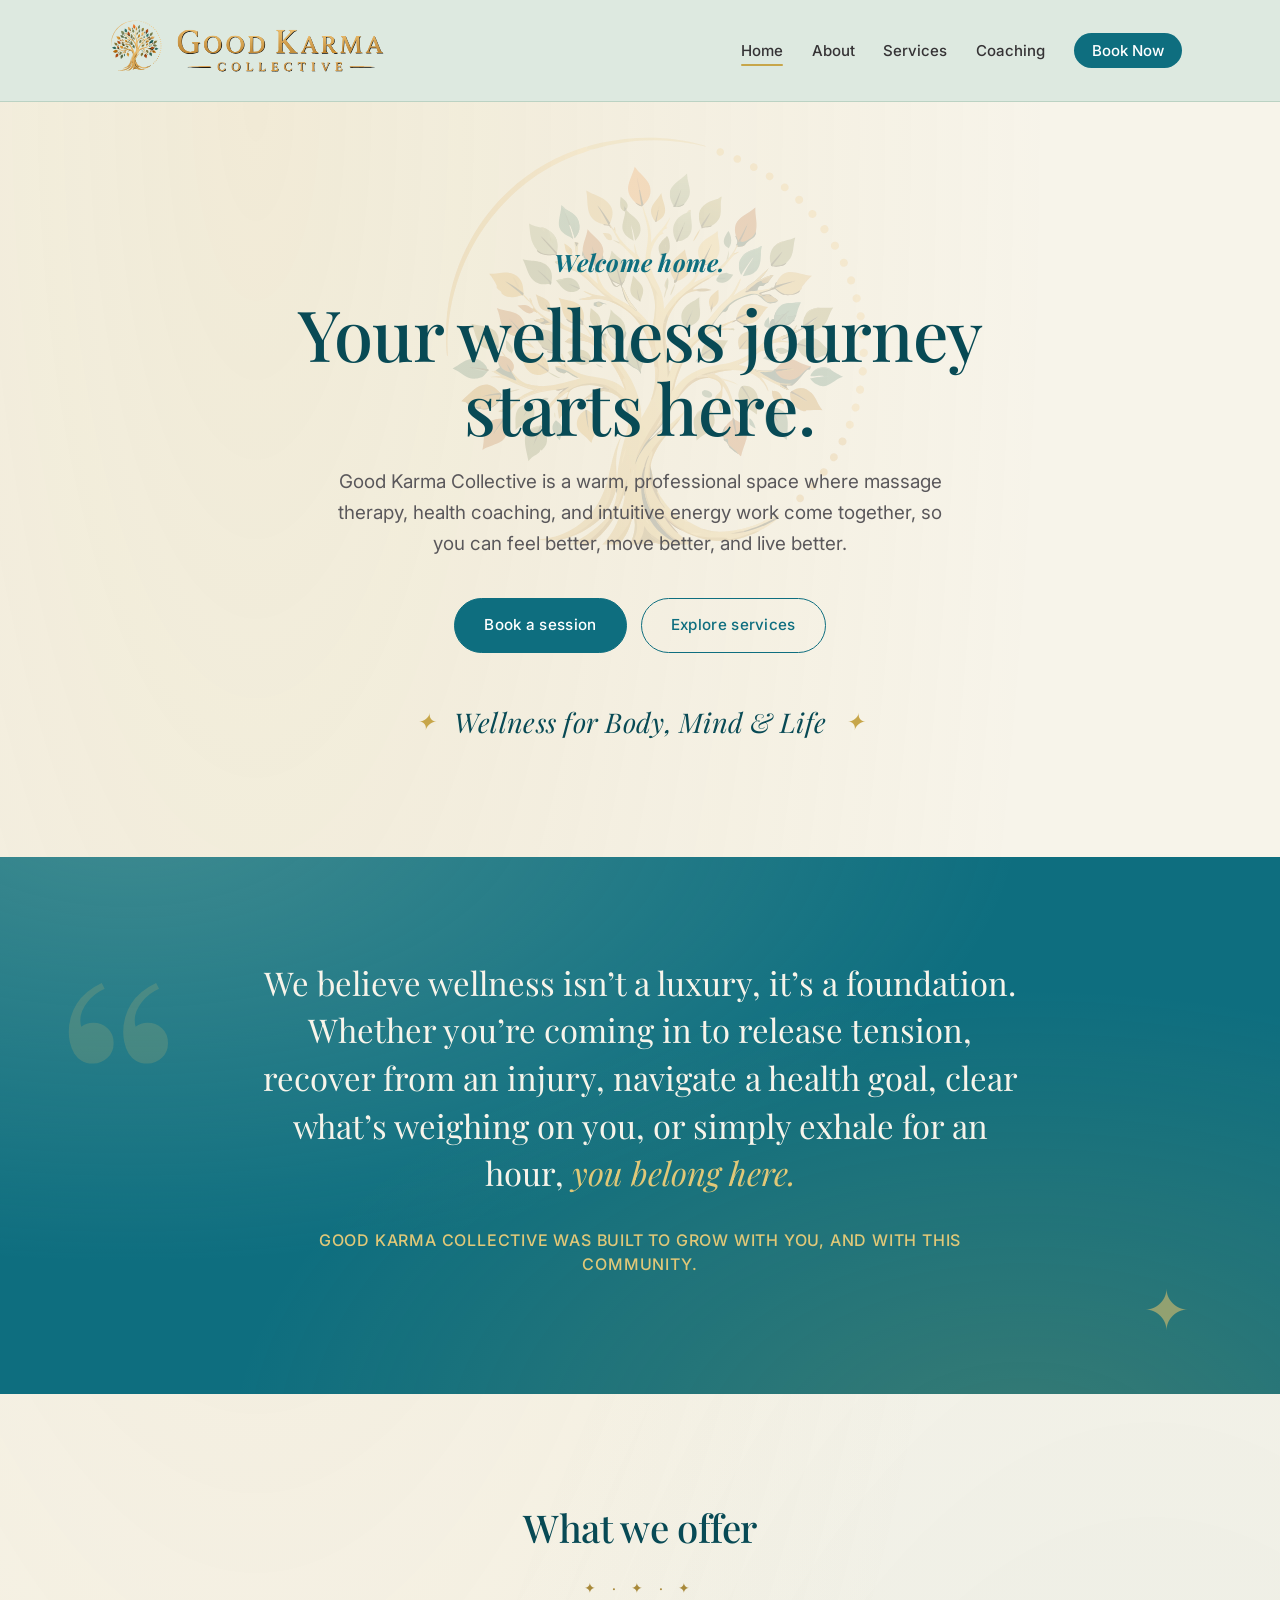
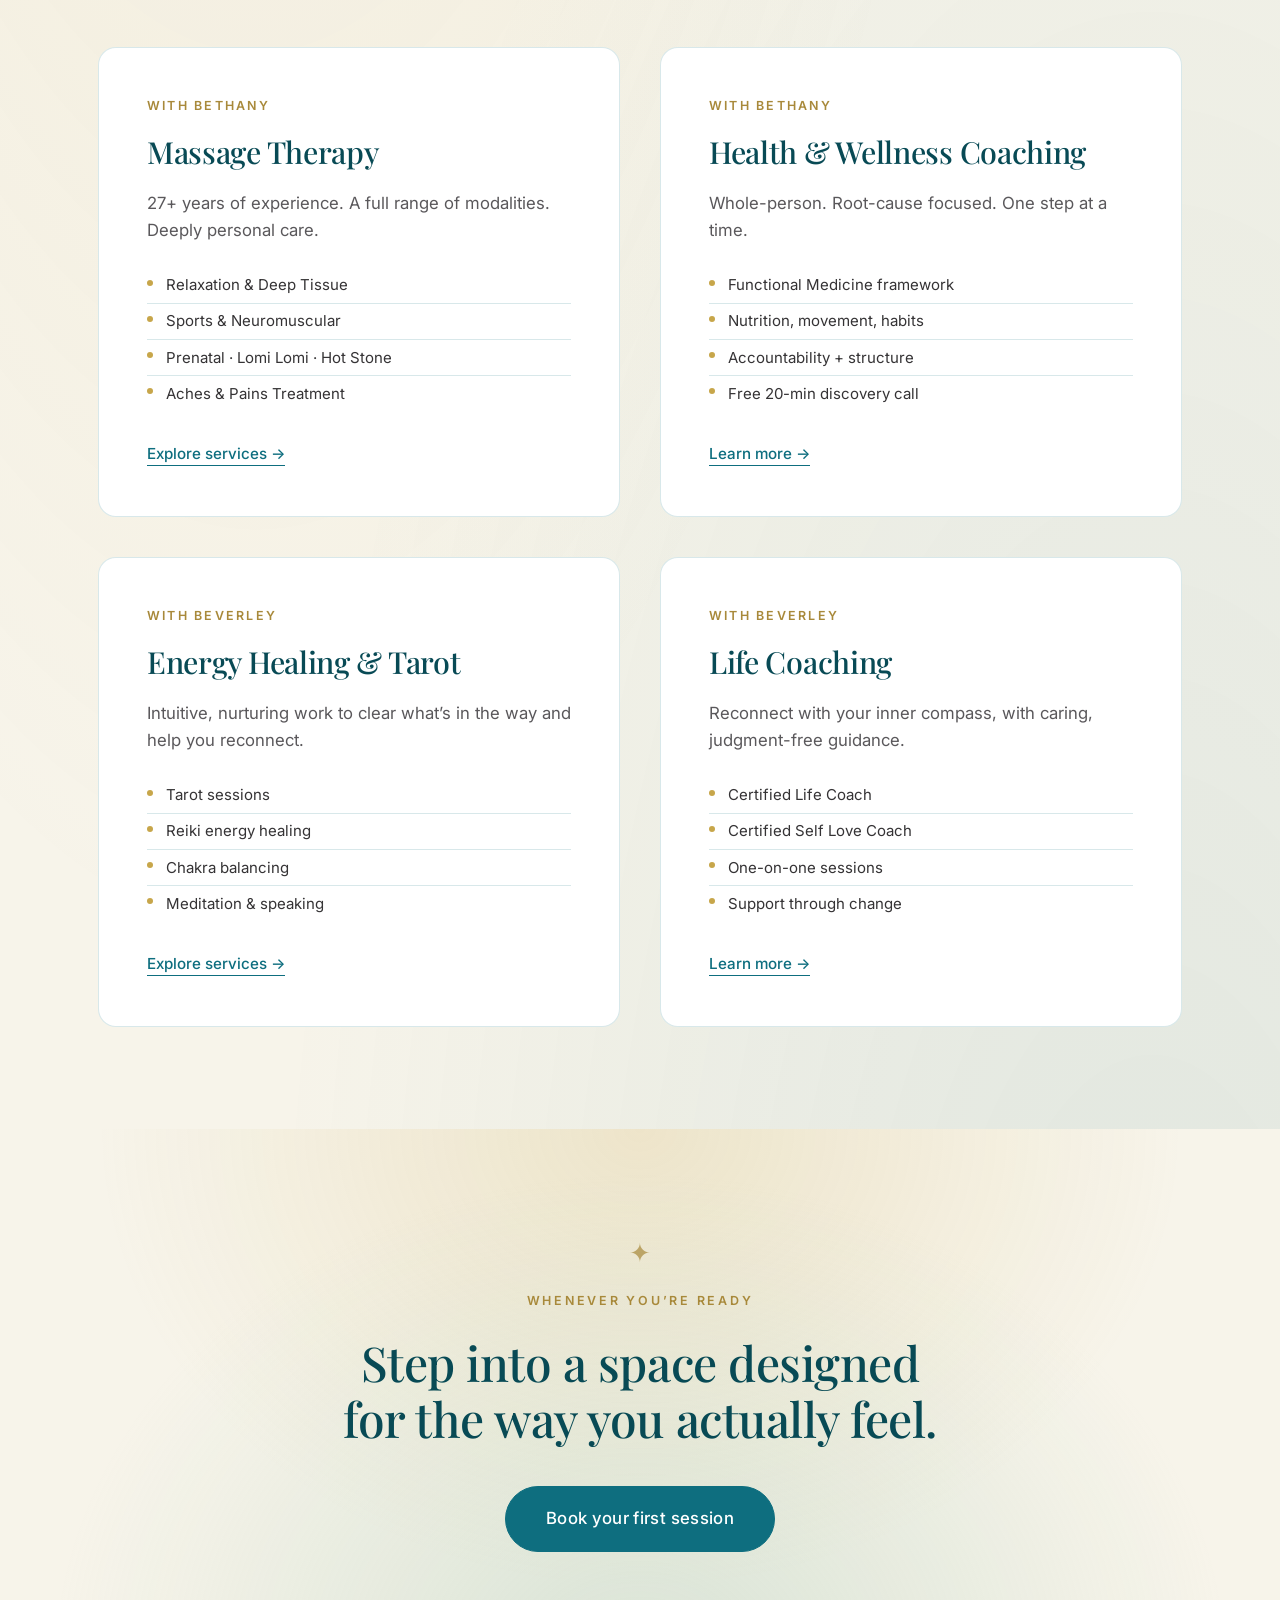
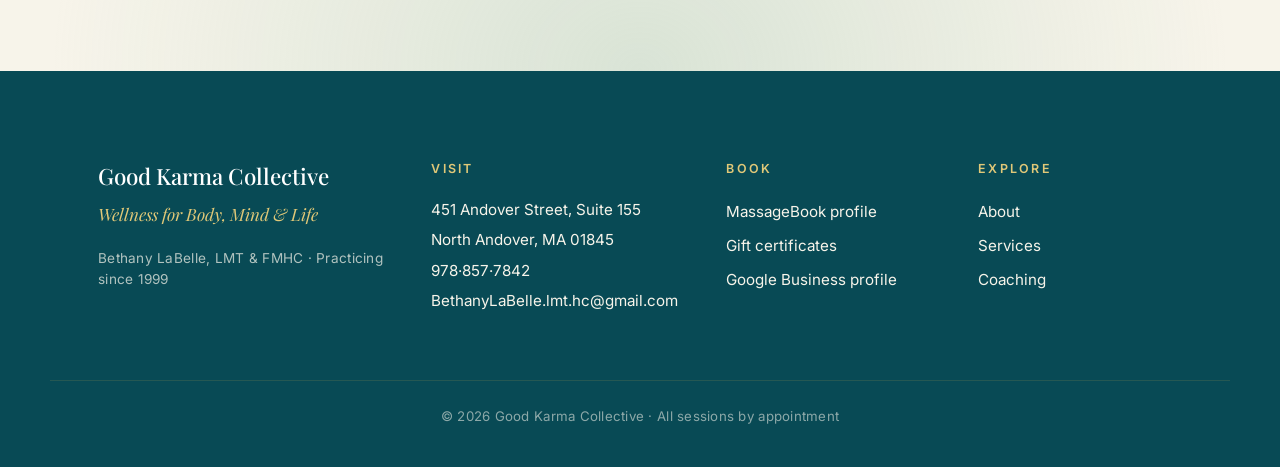
<file: index.html>
<!DOCTYPE html>
<html lang="en">
<head>
  <meta charset="UTF-8">
  <meta name="viewport" content="width=device-width, initial-scale=1.0">
  <title>Good Karma Collective - Wellness for Body, Mind &amp; Life</title>
  <meta name="description" content="A warm, professional wellness space in one place: massage therapy and health coaching with Bethany LaBelle, LMT & FMHC, plus tarot, energy healing, and life coaching with Beverley Raymond.">

  <link rel="preconnect" href="https://fonts.googleapis.com">
  <link rel="preconnect" href="https://fonts.gstatic.com" crossorigin>
  <link href="https://fonts.googleapis.com/css2?family=Playfair+Display:ital,wght@0,400;0,500;0,600;0,700;1,400&family=Inter:wght@300;400;500;600&display=swap" rel="stylesheet">

  <link rel="stylesheet" href="styles.css">

  <!-- Variant-only styles: ghosted tree backdrop. Doesn't modify shared styles.css. -->
  <style>
    /* Fixed tree behind content. Strictly centered, no viewport-unit drift. */
    .tree-backdrop {
      position: fixed;
      top: 0;
      left: 0;
      width: 100%;
      height: 100%;
      z-index: 0;
      pointer-events: none;
      overflow: hidden;
    }
    .tree-backdrop img {
      position: absolute;
      top: 50%;
      left: 50%;
      width: min(720px, 82vw);
      height: auto;
      opacity: 0.18;
      /* Hide the wordmark portion (bottom ~38% of the large logo viewBox) so only the tree shows */
      clip-path: inset(0 0 38% 0);
      /* Centered, no vh-based translate - stays put regardless of viewport changes */
      transform: translate(-50%, -50%);
    }

    /* Stack the page content above the backdrop without nuking the existing styles.css rules. */
    .site-header, main, .site-footer {
      position: relative;
      z-index: 2;
    }

    /* Hero gets a transparent bg so the tree shows through it - body cream + fixed tree underneath. */
    .hero {
      background: transparent !important;
    }
    /* Hero radial accents preserved as a ::before so we don't lose the warm glow. */
    .hero::before {
      content: "";
      position: absolute;
      inset: 0;
      pointer-events: none;
      z-index: -1;
      background:
        radial-gradient(ellipse at 20% 0%, rgba(199, 166, 74, 0.12), transparent 55%), radial-gradient(ellipse at 90% 100%, rgba(14, 110, 127, 0.10), transparent 55%);
    }

    /* Closing CTA: keep its warm sage+gold wash but explicitly cover the tree once the user scrolls past it. */
    .closing-cta { position: relative; }
  </style>
</head>
<body>

  <div class="tree-backdrop" aria-hidden="true">
    <img src="assets/logo-large.svg" alt="">
  </div>

  <header class="site-header">
    <div class="container header-inner">
      <a href="index.html" class="brand" aria-label="Good Karma Collective - home">
        <img class="brand-logo" src="assets/logo-small.svg" alt="Good Karma Collective" width="220" height="48">
      </a>
      <nav class="site-nav" aria-label="Primary">
        <ul>
          <li><a href="index.html" aria-current="page">Home</a></li>
          <li><a href="about.html">About</a></li>
          <li><a href="services.html">Services</a></li>
          <li><a href="coaching.html">Coaching</a></li>
          <li><a href="book.html" class="nav-cta">Book&nbsp;Now</a></li>
        </ul>
      </nav>
    </div>
  </header>

  <main>

    <section class="hero">
      <div class="container hero-inner">
        <p class="hero-eyebrow"><em>Welcome home.</em></p>
        <h1 class="hero-headline">Your wellness journey<br>starts here.</h1>
        <p class="hero-lede">
          Good Karma Collective is a warm, professional space where massage therapy, health coaching, and intuitive energy work come together, so you can feel
          better, move better, and live better.
        </p>
        <p class="hero-cta-row">
          <a href="book.html" class="btn btn-primary">Book a session</a>
          <a href="services.html" class="btn btn-secondary">Explore services</a>
        </p>
        <p class="hero-tagline">Wellness for Body, Mind &amp; Life</p>
      </div>
    </section>

    <section class="vision">
      <div class="container">
        <blockquote class="vision-statement">
          <p>
            We believe wellness isn&rsquo;t a luxury, it&rsquo;s a foundation.
            Whether you&rsquo;re coming in to release tension, recover from an injury, navigate a health goal, clear what&rsquo;s weighing on you, or simply exhale for
            an hour, <em>you belong here.</em>
          </p>
          <p class="vision-footer">
            Good Karma Collective was built to grow with you, and with this community.
          </p>
        </blockquote>
      </div>
    </section>

    <section class="services" id="services">
      <div class="container">
        <h2 class="section-title">What we offer</h2>
        <div class="service-grid">

          <article class="service-card">
            <p class="service-card-eyebrow">With Bethany</p>
            <h3 class="service-card-title">Massage Therapy</h3>
            <p class="service-card-lede">
              27+ years of experience. A full range of modalities.
              Deeply personal care.
            </p>
            <ul class="service-card-detail">
              <li>Relaxation &amp; Deep Tissue</li>
              <li>Sports &amp; Neuromuscular</li>
              <li>Prenatal · Lomi Lomi · Hot Stone</li>
              <li>Aches &amp; Pains Treatment</li>
            </ul>
            <a href="services.html#bethany" class="service-card-link">
              Explore services <span aria-hidden="true">&rarr;</span>
            </a>
          </article>

          <article class="service-card">
            <p class="service-card-eyebrow">With Bethany</p>
            <h3 class="service-card-title">Health &amp; Wellness Coaching</h3>
            <p class="service-card-lede">
              Whole-person. Root-cause focused. One step at a time.
            </p>
            <ul class="service-card-detail">
              <li>Functional Medicine framework</li>
              <li>Nutrition, movement, habits</li>
              <li>Accountability + structure</li>
              <li>Free 20-min discovery call</li>
            </ul>
            <a href="coaching.html#bethany" class="service-card-link">
              Learn more <span aria-hidden="true">&rarr;</span>
            </a>
          </article>

          <article class="service-card">
            <p class="service-card-eyebrow">With Beverley</p>
            <h3 class="service-card-title">Energy Healing &amp; Tarot</h3>
            <p class="service-card-lede">
              Intuitive, nurturing work to clear what&rsquo;s in the way
              and help you reconnect.
            </p>
            <ul class="service-card-detail">
              <li>Tarot sessions</li>
              <li>Reiki energy healing</li>
              <li>Chakra balancing</li>
              <li>Meditation &amp; speaking</li>
            </ul>
            <a href="services.html#beverley" class="service-card-link">
              Explore services <span aria-hidden="true">&rarr;</span>
            </a>
          </article>

          <article class="service-card">
            <p class="service-card-eyebrow">With Beverley</p>
            <h3 class="service-card-title">Life Coaching</h3>
            <p class="service-card-lede">
              Reconnect with your inner compass, with caring, judgment-free guidance.
            </p>
            <ul class="service-card-detail">
              <li>Certified Life Coach</li>
              <li>Certified Self Love Coach</li>
              <li>One-on-one sessions</li>
              <li>Support through change</li>
            </ul>
            <a href="coaching.html#beverley" class="service-card-link">
              Learn more <span aria-hidden="true">&rarr;</span>
            </a>
          </article>

        </div>
      </div>
    </section>

    <section class="closing-cta">
      <div class="container closing-inner">
        <p class="closing-eyebrow">Whenever you&rsquo;re ready</p>
        <h2 class="closing-headline">
          Step into a space designed<br>for the way you actually feel.
        </h2>
        <p>
          <a href="book.html" class="btn btn-primary btn-large">Book your first session</a>
        </p>
      </div>
    </section>

  </main>

  <footer class="site-footer">
    <div class="container footer-grid">
      <div class="footer-brand">
        <p class="footer-brand-name">Good Karma Collective</p>
        <p class="footer-tagline">Wellness for Body, Mind &amp; Life</p>
        <p class="footer-credential">Bethany LaBelle, LMT &amp; FMHC &middot; Practicing since 1999</p>
      </div>

      <div class="footer-col">
        <h4>Visit</h4>
        <p class="footer-contact">
          <a href="https://www.google.com/maps/search/?api=1&amp;query=451+Andover+Street+Suite+155+North+Andover+MA+01845" target="_blank" rel="noopener">451 Andover Street, Suite 155<br>North Andover, MA 01845</a><br>
          <a href="tel:+19788577842">978&middot;857&middot;7842</a><br>
          <a href="mailto:BethanyLaBelle.lmt.hc@gmail.com">BethanyLaBelle.lmt.hc@gmail.com</a>
        </p>
      </div>

      <div class="footer-col">
        <h4>Book</h4>
        <ul class="footer-list">
          <li><a href="https://www.massagebook.com/biz/good-karma-collective">MassageBook profile</a></li>
          <li><a href="https://www.massagebook.com/therapists/good-karma-collective/gift-certificates?src=external">Gift certificates</a></li>
          <li><a href="https://share.google/3BNZRZ391JrKIH8xJ">Google Business profile</a></li>
        </ul>
      </div>

      <div class="footer-col">
        <h4>Explore</h4>
        <ul class="footer-list">
          <li><a href="about.html">About</a></li>
          <li><a href="services.html">Services</a></li>
          <li><a href="coaching.html">Coaching</a></li>
        </ul>
      </div>
    </div>

    <div class="container footer-fineprint">
      <p>&copy; 2026 Good Karma Collective &middot; All sessions by appointment</p>
    </div>
  </footer>

</body>
</html>
</file>
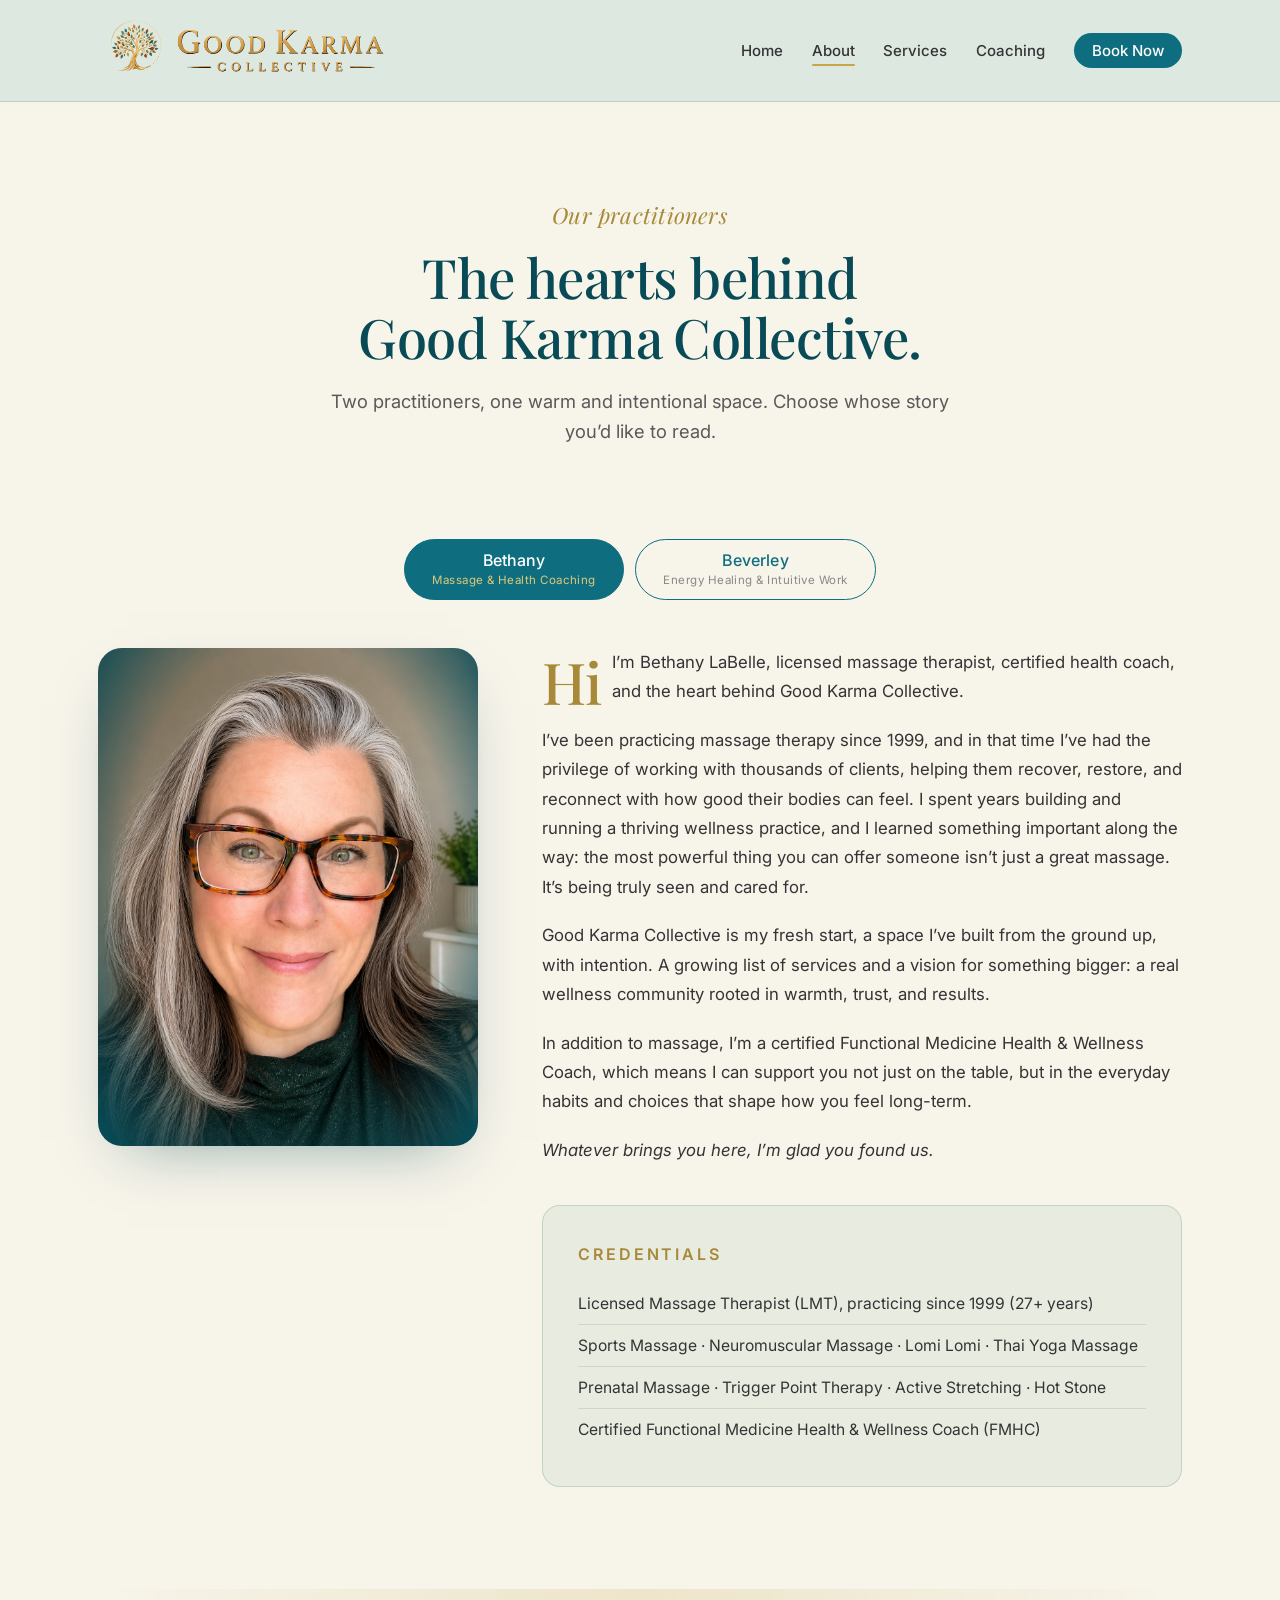
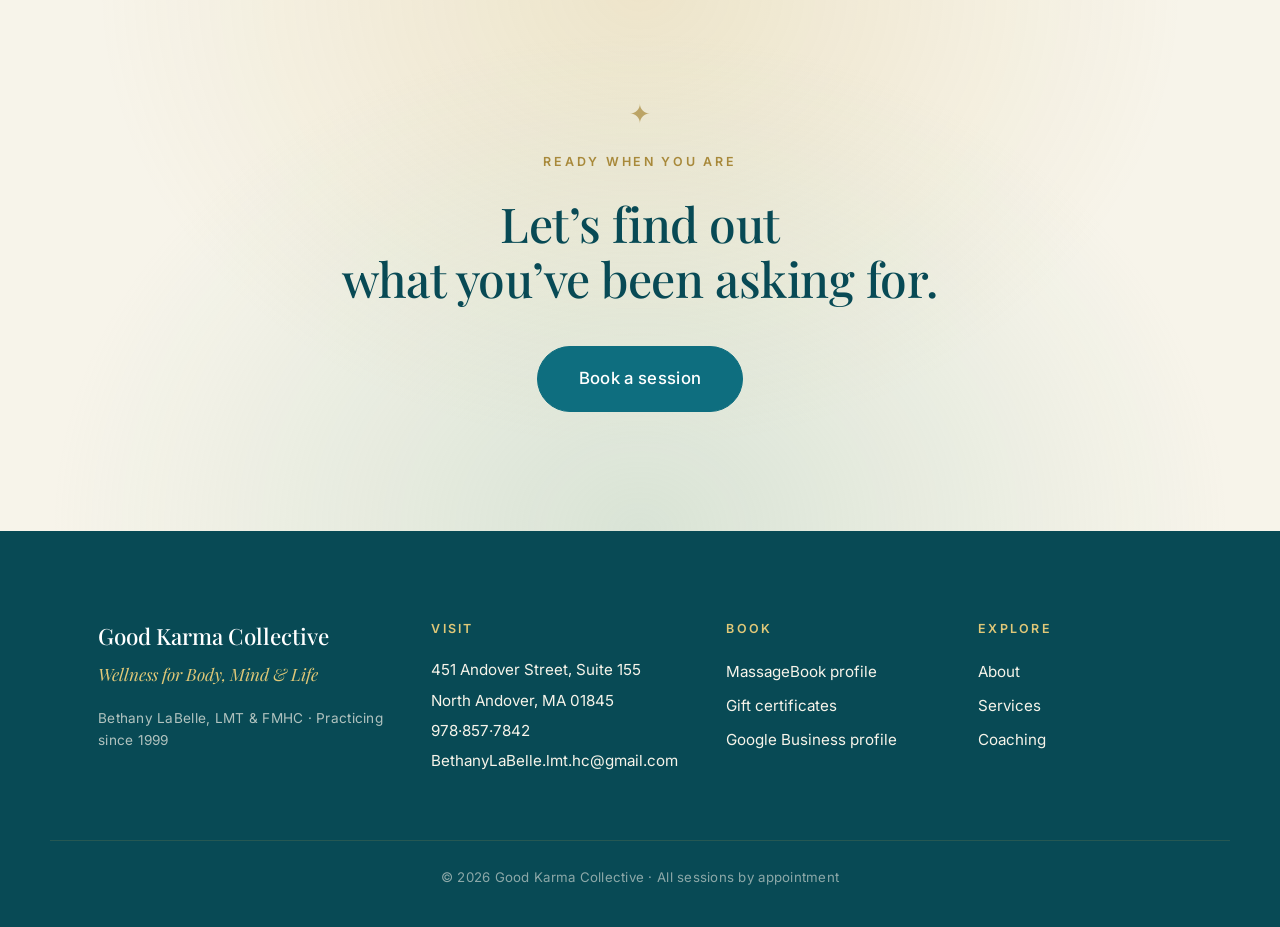
<file: about.html>
<!DOCTYPE html>
<html lang="en">
<head>
  <meta charset="UTF-8">
  <meta name="viewport" content="width=device-width, initial-scale=1.0">
  <title>About - Good Karma Collective</title>
  <meta name="description" content="Meet the practitioners of Good Karma Collective - Bethany LaBelle, LMT & FMHC (massage & health coaching), and Beverley Raymond of Hummingbird Energy Healing (tarot, Reiki, life coaching).">

  <link rel="preconnect" href="https://fonts.googleapis.com">
  <link rel="preconnect" href="https://fonts.gstatic.com" crossorigin>
  <link href="https://fonts.googleapis.com/css2?family=Playfair+Display:ital,wght@0,400;0,500;0,600;0,700;1,400&family=Inter:wght@300;400;500;600&display=swap" rel="stylesheet">

  <link rel="stylesheet" href="styles.css">
</head>
<body>

  <header class="site-header">
    <div class="container header-inner">
      <a href="index.html" class="brand" aria-label="Good Karma Collective - home">
        <img class="brand-logo" src="assets/logo-small.svg" alt="Good Karma Collective" width="220" height="48">
      </a>
      <nav class="site-nav" aria-label="Primary">
        <ul>
          <li><a href="index.html">Home</a></li>
          <li><a href="about.html" aria-current="page">About</a></li>
          <li><a href="services.html">Services</a></li>
          <li><a href="coaching.html">Coaching</a></li>
          <li><a href="book.html" class="nav-cta">Book&nbsp;Now</a></li>
        </ul>
      </nav>
    </div>
  </header>

  <main>

    <section class="page-hero">
      <div class="container">
        <p class="page-hero-eyebrow">Our practitioners</p>
        <h1 class="page-hero-title">The hearts behind<br>Good Karma Collective.</h1>
        <p class="page-hero-lede">
          Two practitioners, one warm and intentional space. Choose whose story
          you&rsquo;d like to read.
        </p>
      </div>
    </section>

    <section class="container">

      <div class="provider-toggle" role="tablist" aria-label="Choose a practitioner">
        <button class="provider-btn is-active" data-provider="bethany" role="tab" aria-selected="true" type="button">
          Bethany<span class="provider-btn-role">Massage &amp; Health Coaching</span>
        </button>
        <button class="provider-btn" data-provider="beverley" role="tab" aria-selected="false" type="button">
          Beverley<span class="provider-btn-role">Energy Healing &amp; Intuitive Work</span>
        </button>
      </div>

      <!-- ===== Bethany ===== -->
      <div class="provider-panel is-active" data-provider="bethany" role="tabpanel">
        <div class="about-grid">

          <div class="portrait-wrap">
            <img src="outputs/design/IMG_1051.PNG" alt="Bethany LaBelle, Licensed Massage Therapist">
          </div>

          <div class="about-bio">
            <p>
              <span class="greeting">Hi</span> I&rsquo;m Bethany LaBelle, licensed massage therapist, certified
              health coach, and the heart behind Good Karma Collective.
            </p>
            <p>
              I&rsquo;ve been practicing massage therapy since 1999, and in that time I&rsquo;ve
              had the privilege of working with thousands of clients, helping them
              recover, restore, and reconnect with how good their bodies can feel. I spent
              years building and running a thriving wellness practice, and I learned something
              important along the way: the most powerful thing you can offer someone isn&rsquo;t
              just a great massage. It&rsquo;s being truly seen and cared for.
            </p>
            <p>
              Good Karma Collective is my fresh start, a space I&rsquo;ve built from the
              ground up, with intention. A growing list of services and a vision for something
              bigger: a real wellness community rooted in warmth, trust, and results.
            </p>
            <p>
              In addition to massage, I&rsquo;m a certified Functional Medicine Health &amp;
              Wellness Coach, which means I can support you not just on the table, but
              in the everyday habits and choices that shape how you feel long-term.
            </p>
            <p>
              <em>Whatever brings you here, I&rsquo;m glad you found us.</em>
            </p>

            <div class="credentials">
              <h3>Credentials</h3>
              <ul>
                <li>Licensed Massage Therapist (LMT), practicing since 1999 (27+ years)</li>
                <li>Sports Massage &middot; Neuromuscular Massage &middot; Lomi Lomi &middot; Thai Yoga Massage</li>
                <li>Prenatal Massage &middot; Trigger Point Therapy &middot; Active Stretching &middot; Hot Stone</li>
                <li>Certified Functional Medicine Health &amp; Wellness Coach (FMHC)</li>
              </ul>
            </div>
          </div>

        </div>
      </div>

      <!-- ===== Beverley ===== -->
      <div class="provider-panel" data-provider="beverley" role="tabpanel" hidden>
        <div class="about-grid">

          <div class="portrait-wrap">
            <img src="assets/beverley-raymond.jpg" alt="Beverley Raymond of Hummingbird Energy Healing">
          </div>

          <div class="about-bio">
            <p>
              <span class="greeting">Hi</span> I&rsquo;m Beverley Raymond, intuitive tarot reader, Reiki Master, and certified life coach, and the founder of Hummingbird Energy Healing.
            </p>
            <p>
              People tend to call me &ldquo;the Jane of all trades.&rdquo; I&rsquo;ve gathered a wide
              range of certifications over the years, everything from group fitness to
              crime and criminology, but they all trace back to one thing: I love helping
              people reconnect with themselves.
            </p>
            <p>
              I&rsquo;ve been working with Tarot since 2011 and reading publicly since 2019, and
              along the way I became a Reiki Master/Teacher and a Certified Life and Self Love
              Coach. My work is about shifting your focus, building self-awareness, and helping
              you rewrite the story that&rsquo;s been holding you back, so you can step back
              into alignment and into your own power.
            </p>
            <p>
              Whether we&rsquo;re sitting with the cards, clearing energetic blocks, or simply
              talking something through, my hope is that you leave feeling seen, supported, and
              a little more like yourself.
            </p>
            <p>
              When I&rsquo;m not with clients, I&rsquo;m teaching meditation, sharing teachings on podcasts, volunteering around the Northeast, or home with my son and my
              two pugs.
            </p>
            <p>
              <em>Whatever brought you here, I&rsquo;d be honored to walk alongside you.</em>
            </p>

            <div class="credentials">
              <h3>Credentials</h3>
              <ul>
                <li>Reiki Master / Teacher, attuned 2020</li>
                <li>Certified Life Coach &middot; Certified Self Love Coach</li>
                <li>Tarot reader since 2011, public readings since 2019</li>
                <li>Meditation teacher &middot; speaker &middot; 21 podcast features</li>
              </ul>
            </div>

            <p class="provider-cross-link">
              Ready to work with Beverley?
              <a href="book.html#beverley">Book a session &rarr;</a>
            </p>
          </div>

        </div>
      </div>

    </section>

    <section class="closing-cta">
      <div class="container closing-inner">
        <p class="closing-eyebrow">Ready when you are</p>
        <h2 class="closing-headline">
          Let&rsquo;s find out<br>what you&rsquo;ve been asking for.
        </h2>
        <p>
          <a href="book.html" class="btn btn-primary btn-large">Book a session</a>
        </p>
      </div>
    </section>

  </main>

  <footer class="site-footer">
    <div class="container footer-grid">
      <div class="footer-brand">
        <p class="footer-brand-name">Good Karma Collective</p>
        <p class="footer-tagline">Wellness for Body, Mind &amp; Life</p>
        <p class="footer-credential">Bethany LaBelle, LMT &amp; FMHC &middot; Practicing since 1999</p>
      </div>

      <div class="footer-col">
        <h4>Visit</h4>
        <p class="footer-contact">
          <a href="https://www.google.com/maps/search/?api=1&amp;query=451+Andover+Street+Suite+155+North+Andover+MA+01845" target="_blank" rel="noopener">451 Andover Street, Suite 155<br>North Andover, MA 01845</a><br>
          <a href="tel:+19788577842">978&middot;857&middot;7842</a><br>
          <a href="mailto:BethanyLaBelle.lmt.hc@gmail.com">BethanyLaBelle.lmt.hc@gmail.com</a>
        </p>
      </div>

      <div class="footer-col">
        <h4>Book</h4>
        <ul class="footer-list">
          <li><a href="https://www.massagebook.com/biz/good-karma-collective">MassageBook profile</a></li>
          <li><a href="https://www.massagebook.com/therapists/good-karma-collective/gift-certificates?src=external">Gift certificates</a></li>
          <li><a href="https://share.google/3BNZRZ391JrKIH8xJ">Google Business profile</a></li>
        </ul>
      </div>

      <div class="footer-col">
        <h4>Explore</h4>
        <ul class="footer-list">
          <li><a href="about.html">About</a></li>
          <li><a href="services.html">Services</a></li>
          <li><a href="coaching.html">Coaching</a></li>
        </ul>
      </div>
    </div>

    <div class="container footer-fineprint">
      <p>&copy; 2026 Good Karma Collective &middot; All sessions by appointment</p>
    </div>
  </footer>

  <script>
  (function () {
    function activate(name) {
      document.querySelectorAll('.provider-btn').forEach(function (b) {
        var on = b.getAttribute('data-provider') === name;
        b.classList.toggle('is-active', on);
        b.setAttribute('aria-selected', on ? 'true' : 'false');
      });
      document.querySelectorAll('.provider-panel').forEach(function (p) {
        var on = p.getAttribute('data-provider') === name;
        p.classList.toggle('is-active', on);
        if (on) { p.removeAttribute('hidden'); } else { p.setAttribute('hidden', ''); }
      });
    }
    document.querySelectorAll('.provider-toggle').forEach(function (g) {
      g.addEventListener('click', function (e) {
        var btn = e.target.closest('.provider-btn');
        if (btn) { activate(btn.getAttribute('data-provider')); }
      });
    });
    var h = (location.hash || '').replace('#', '').toLowerCase();
    if (h === 'bethany' || h === 'beverley') { activate(h); }
  })();
  </script>

</body>
</html>
</file>
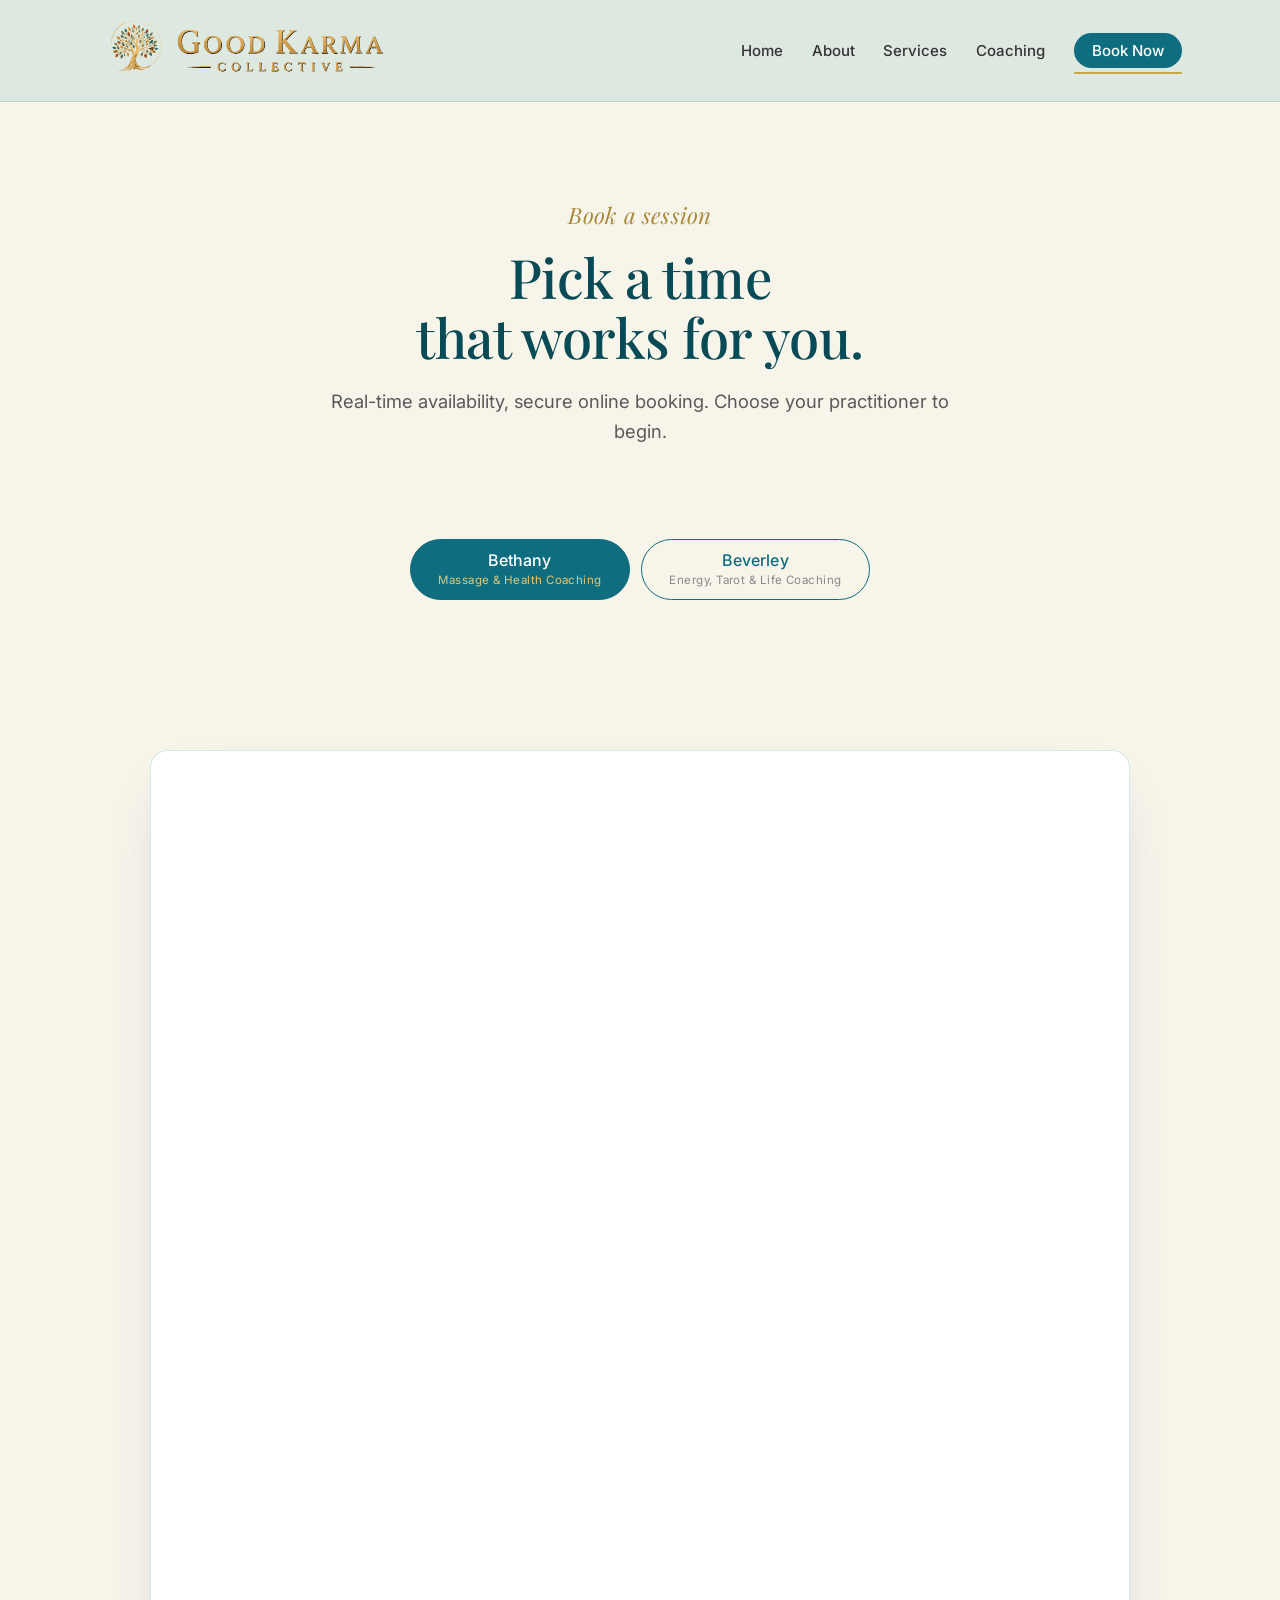
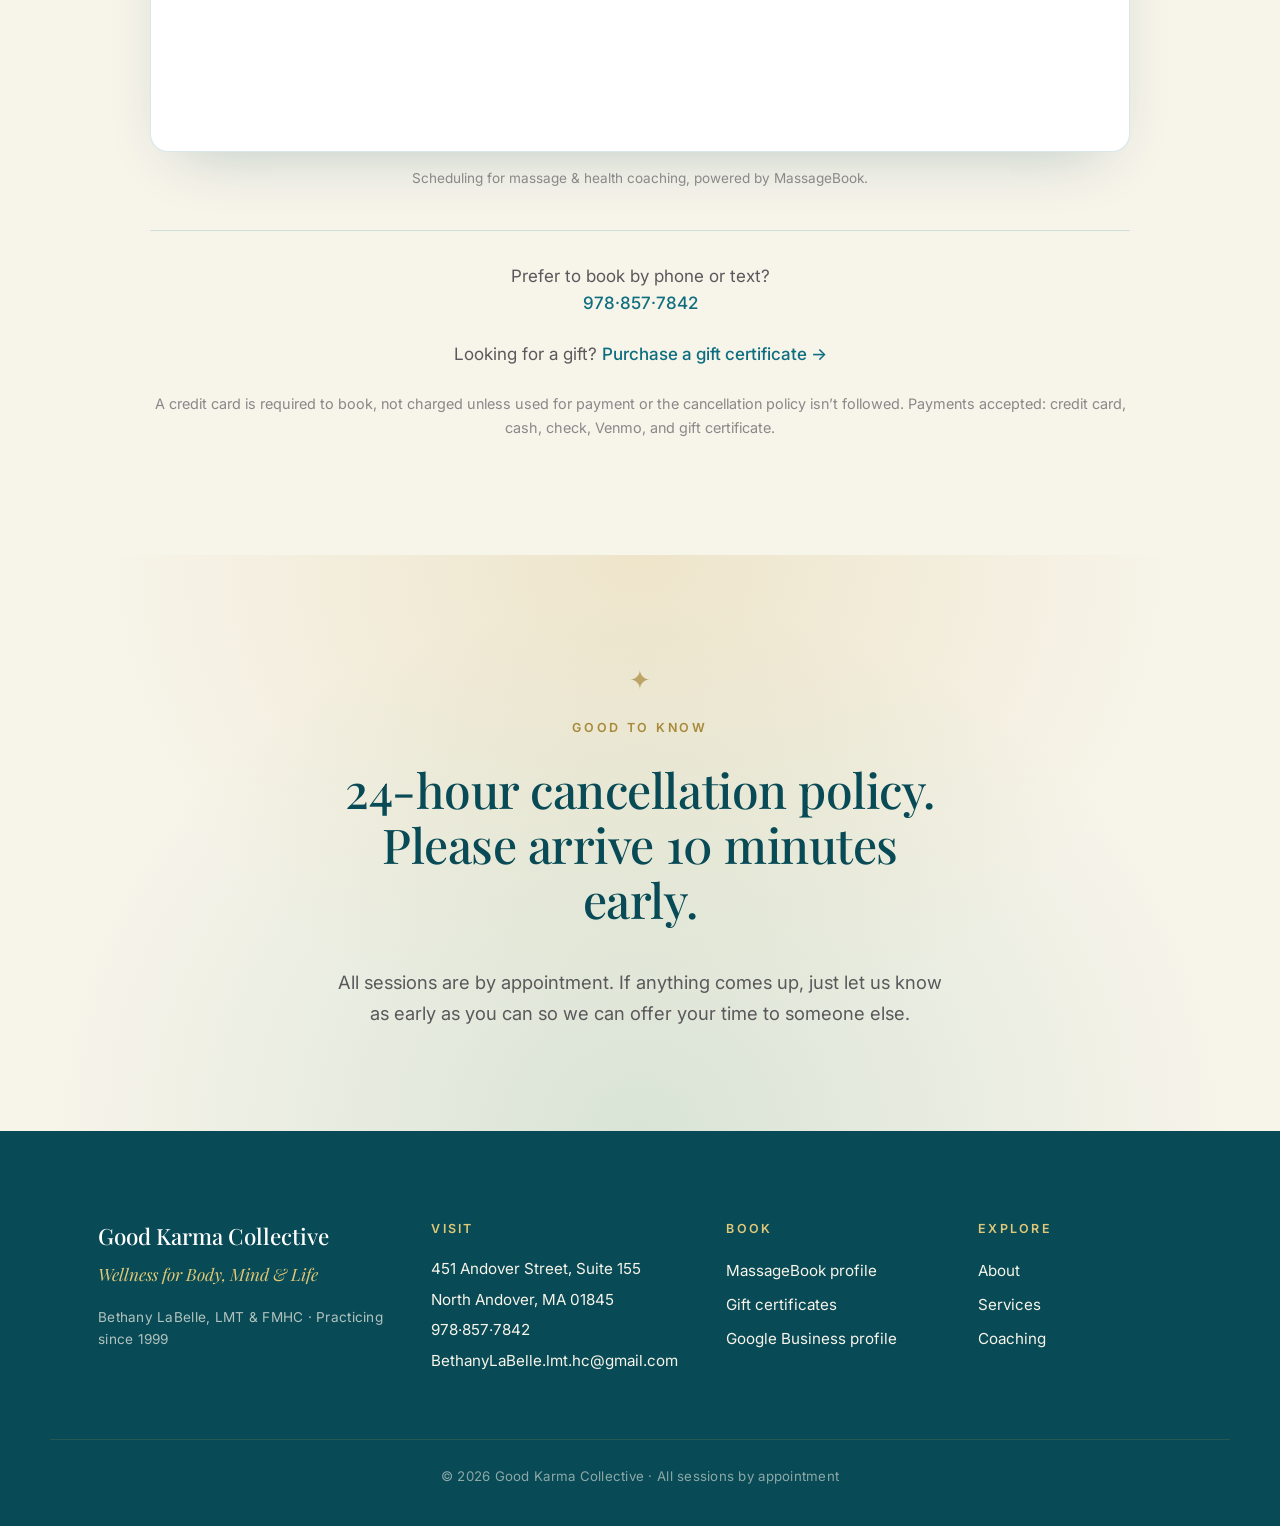
<file: book.html>
<!DOCTYPE html>
<html lang="en">
<head>
  <meta charset="UTF-8">
  <meta name="viewport" content="width=device-width, initial-scale=1.0">
  <title>Book a Session - Good Karma Collective</title>
  <meta name="description" content="Book online at Good Karma Collective - massage & health coaching with Bethany LaBelle (MassageBook), or tarot, energy healing & life coaching with Beverley Raymond (Calendly).">

  <link rel="preconnect" href="https://fonts.googleapis.com">
  <link rel="preconnect" href="https://fonts.gstatic.com" crossorigin>
  <link href="https://fonts.googleapis.com/css2?family=Playfair+Display:ital,wght@0,400;0,500;0,600;0,700;1,400&family=Inter:wght@300;400;500;600&display=swap" rel="stylesheet">

  <link rel="stylesheet" href="styles.css">
</head>
<body>

  <header class="site-header">
    <div class="container header-inner">
      <a href="index.html" class="brand" aria-label="Good Karma Collective - home">
        <img class="brand-logo" src="assets/logo-small.svg" alt="Good Karma Collective" width="220" height="48">
      </a>
      <nav class="site-nav" aria-label="Primary">
        <ul>
          <li><a href="index.html">Home</a></li>
          <li><a href="about.html">About</a></li>
          <li><a href="services.html">Services</a></li>
          <li><a href="coaching.html">Coaching</a></li>
          <li><a href="book.html" class="nav-cta" aria-current="page">Book&nbsp;Now</a></li>
        </ul>
      </nav>
    </div>
  </header>

  <main>

    <section class="page-hero">
      <div class="container">
        <p class="page-hero-eyebrow">Book a session</p>
        <h1 class="page-hero-title">Pick a time<br>that works for you.</h1>
        <p class="page-hero-lede">
          Real-time availability, secure online booking. Choose your practitioner to begin.
        </p>
      </div>
    </section>

    <section class="container">

      <div class="provider-toggle" role="tablist" aria-label="Choose a practitioner">
        <button class="provider-btn is-active" data-provider="bethany" role="tab" aria-selected="true" type="button">
          Bethany<span class="provider-btn-role">Massage &amp; Health Coaching</span>
        </button>
        <button class="provider-btn" data-provider="beverley" role="tab" aria-selected="false" type="button">
          Beverley<span class="provider-btn-role">Energy, Tarot &amp; Life Coaching</span>
        </button>
      </div>

      <!-- ===== Bethany - MassageBook ===== -->
      <div class="provider-panel is-active" data-provider="bethany" role="tabpanel">
        <div class="booking-wrap">
          <div class="booking-frame">
            <iframe
              src="https://www.massagebook.com/therapists/good-karma-collective/widget/services"
              title="Book a session with Bethany at Good Karma Collective"
              loading="lazy">
            </iframe>
          </div>
          <p class="booking-source-note">Scheduling for massage &amp; health coaching, powered by MassageBook.</p>

          <div class="booking-alt">
            <p>
              Prefer to book by phone or text?<br>
              <a href="tel:+19788577842">978&middot;857&middot;7842</a>
            </p>
            <p style="margin-top: 1.5rem;">
              Looking for a gift?
              <a href="https://www.massagebook.com/therapists/good-karma-collective/gift-certificates?src=external" target="_blank" rel="noopener">Purchase a gift certificate &rarr;</a>
            </p>
            <p style="margin-top: 1.5rem; font-size: 0.9rem; color: var(--ink-faint);">
              A credit card is required to book, not charged unless used for payment or the
              cancellation policy isn&rsquo;t followed. Payments accepted: credit card, cash, check, Venmo, and gift certificate.
            </p>
          </div>
        </div>
      </div>

      <!-- ===== Beverley - Calendly ===== -->
      <div class="provider-panel" data-provider="beverley" role="tabpanel" hidden>
        <div class="booking-wrap">
          <div class="provider-lead">
            <p class="provider-lead-eyebrow">Book with Beverley</p>
            <p>
              Tarot, Reiki energy healing, life coaching, and meditation with Beverley Raymond of
              Hummingbird Energy Healing. Choose a time below.
            </p>
          </div>
          <div class="booking-frame">
            <div id="calendly-embed" class="calendly-inline-widget"
                 data-url="https://calendly.com/hummingbirdenergyhealing"
                 style="min-width:320px;height:1000px;"></div>
          </div>
          <p class="booking-source-note">Scheduling powered by Calendly.</p>

          <div class="booking-alt">
            <p>
              Having trouble with the scheduler?
              <a href="https://calendly.com/hummingbirdenergyhealing" target="_blank" rel="noopener">Open Beverley&rsquo;s booking page &rarr;</a>
            </p>
          </div>
        </div>
      </div>

    </section>

    <section class="closing-cta">
      <div class="container closing-inner">
        <p class="closing-eyebrow">Good to know</p>
        <h2 class="closing-headline">
          24-hour cancellation policy.<br>Please arrive 10 minutes early.
        </h2>
        <p class="page-hero-lede" style="margin-bottom: 0;">
          All sessions are by appointment. If anything comes up, just let us know as early as
          you can so we can offer your time to someone else.
        </p>
      </div>
    </section>

  </main>

  <footer class="site-footer">
    <div class="container footer-grid">
      <div class="footer-brand">
        <p class="footer-brand-name">Good Karma Collective</p>
        <p class="footer-tagline">Wellness for Body, Mind &amp; Life</p>
        <p class="footer-credential">Bethany LaBelle, LMT &amp; FMHC &middot; Practicing since 1999</p>
      </div>

      <div class="footer-col">
        <h4>Visit</h4>
        <p class="footer-contact">
          <a href="https://www.google.com/maps/search/?api=1&amp;query=451+Andover+Street+Suite+155+North+Andover+MA+01845" target="_blank" rel="noopener">451 Andover Street, Suite 155<br>North Andover, MA 01845</a><br>
          <a href="tel:+19788577842">978&middot;857&middot;7842</a><br>
          <a href="mailto:BethanyLaBelle.lmt.hc@gmail.com">BethanyLaBelle.lmt.hc@gmail.com</a>
        </p>
      </div>

      <div class="footer-col">
        <h4>Book</h4>
        <ul class="footer-list">
          <li><a href="https://www.massagebook.com/biz/good-karma-collective">MassageBook profile</a></li>
          <li><a href="https://www.massagebook.com/therapists/good-karma-collective/gift-certificates?src=external">Gift certificates</a></li>
          <li><a href="https://share.google/3BNZRZ391JrKIH8xJ">Google Business profile</a></li>
        </ul>
      </div>

      <div class="footer-col">
        <h4>Explore</h4>
        <ul class="footer-list">
          <li><a href="about.html">About</a></li>
          <li><a href="services.html">Services</a></li>
          <li><a href="coaching.html">Coaching</a></li>
        </ul>
      </div>
    </div>

    <div class="container footer-fineprint">
      <p>&copy; 2026 Good Karma Collective &middot; All sessions by appointment</p>
    </div>
  </footer>

  <script src="https://assets.calendly.com/assets/external/widget.js" async></script>
  <script>
  (function () {
    var CAL_BASE = 'https://calendly.com/hummingbirdenergyhealing';
    // Hash may be "#beverley" or "#beverley:life-coaching-session" to target a specific session.
    var parts = (location.hash || '').replace('#', '').split(':');
    var prov = (parts[0] || '').toLowerCase();
    var slug = parts[1] || '';
    var embed = document.getElementById('calendly-embed');
    if (embed && prov === 'beverley' && slug) {
      embed.setAttribute('data-url', CAL_BASE + '/' + slug);
    }
    function ensureCal() {
      var el = document.getElementById('calendly-embed');
      if (!el || el.querySelector('iframe')) return;
      if (window.Calendly && window.Calendly.initInlineWidget) {
        window.Calendly.initInlineWidget({ url: el.getAttribute('data-url'), parentElement: el });
      } else {
        setTimeout(ensureCal, 200);
      }
    }
    function activate(name) {
      document.querySelectorAll('.provider-btn').forEach(function (b) {
        var on = b.getAttribute('data-provider') === name;
        b.classList.toggle('is-active', on);
        b.setAttribute('aria-selected', on ? 'true' : 'false');
      });
      document.querySelectorAll('.provider-panel').forEach(function (p) {
        var on = p.getAttribute('data-provider') === name;
        p.classList.toggle('is-active', on);
        if (on) { p.removeAttribute('hidden'); } else { p.setAttribute('hidden', ''); }
      });
      if (name === 'beverley') { ensureCal(); }
    }
    document.querySelectorAll('.provider-toggle').forEach(function (g) {
      g.addEventListener('click', function (e) {
        var btn = e.target.closest('.provider-btn');
        if (btn) { activate(btn.getAttribute('data-provider')); }
      });
    });
    if (prov === 'bethany' || prov === 'beverley') { activate(prov); }
  })();
  </script>

</body>
</html>
</file>
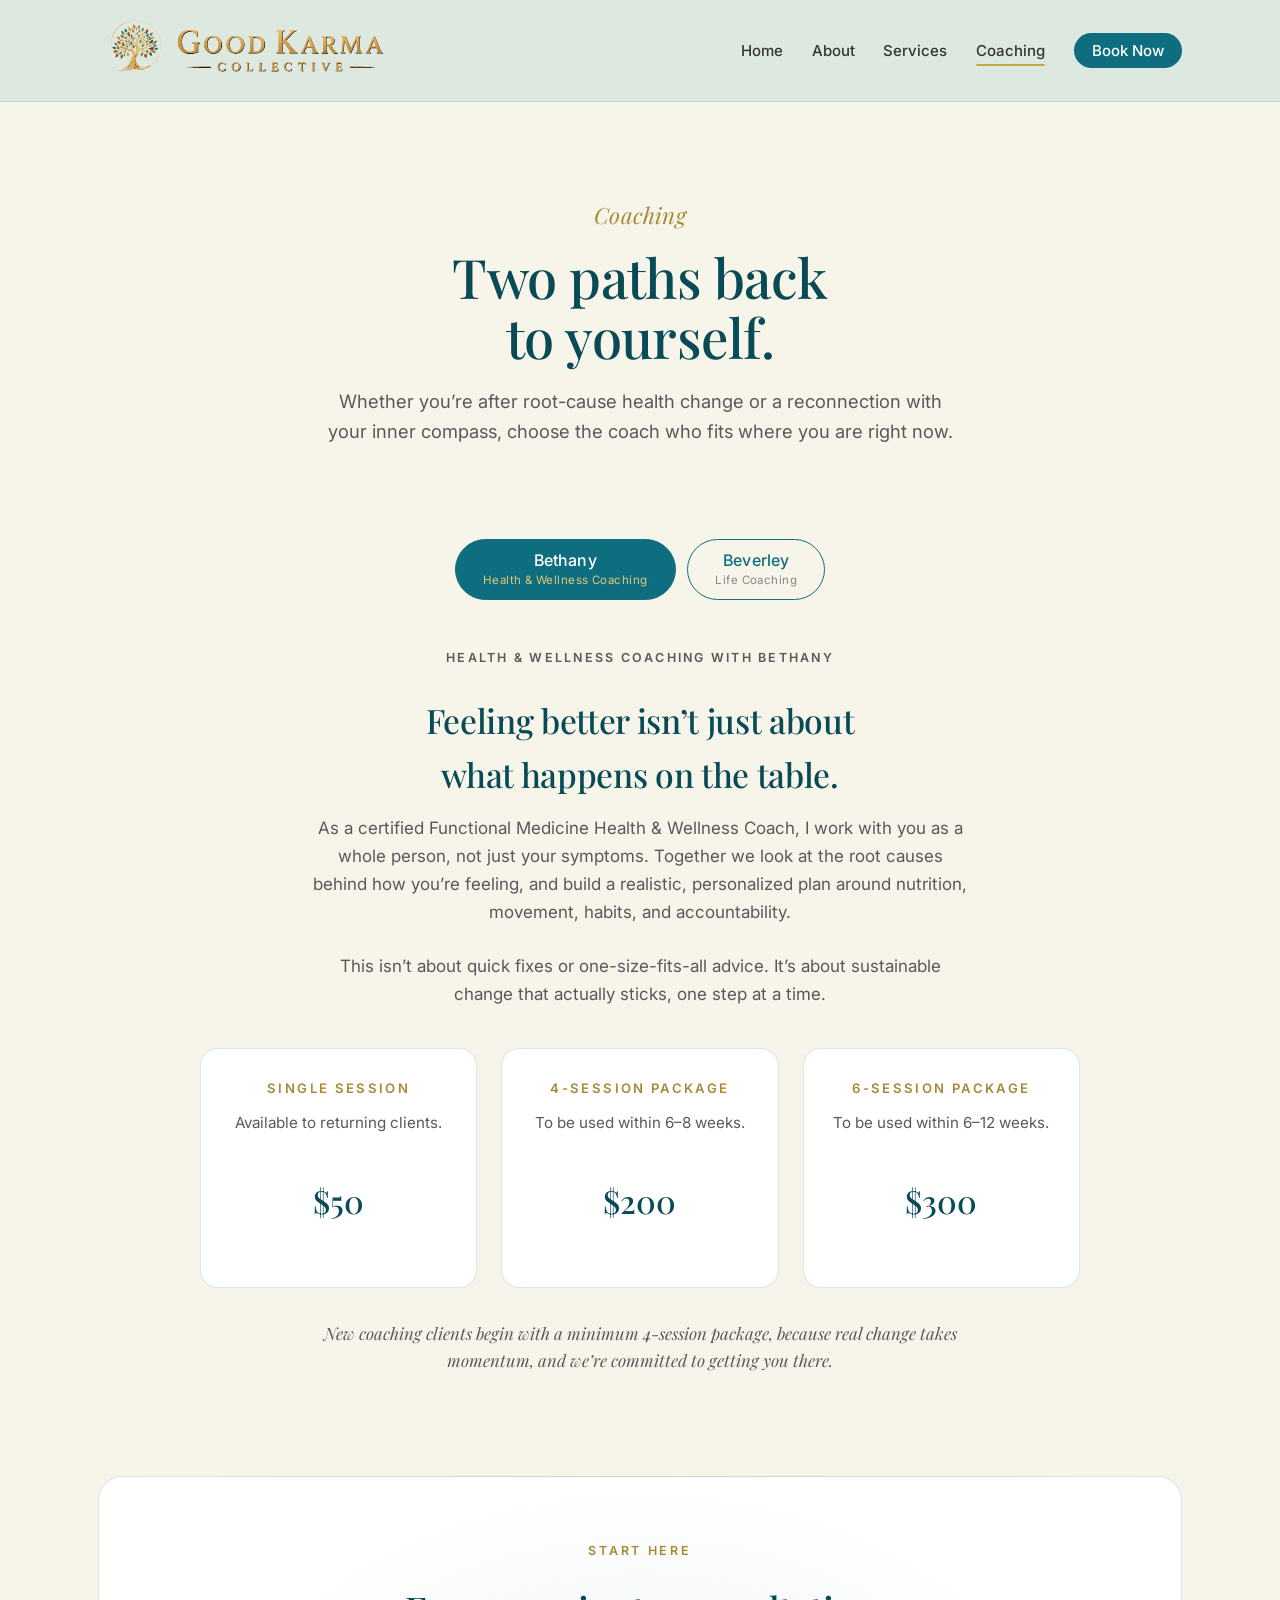
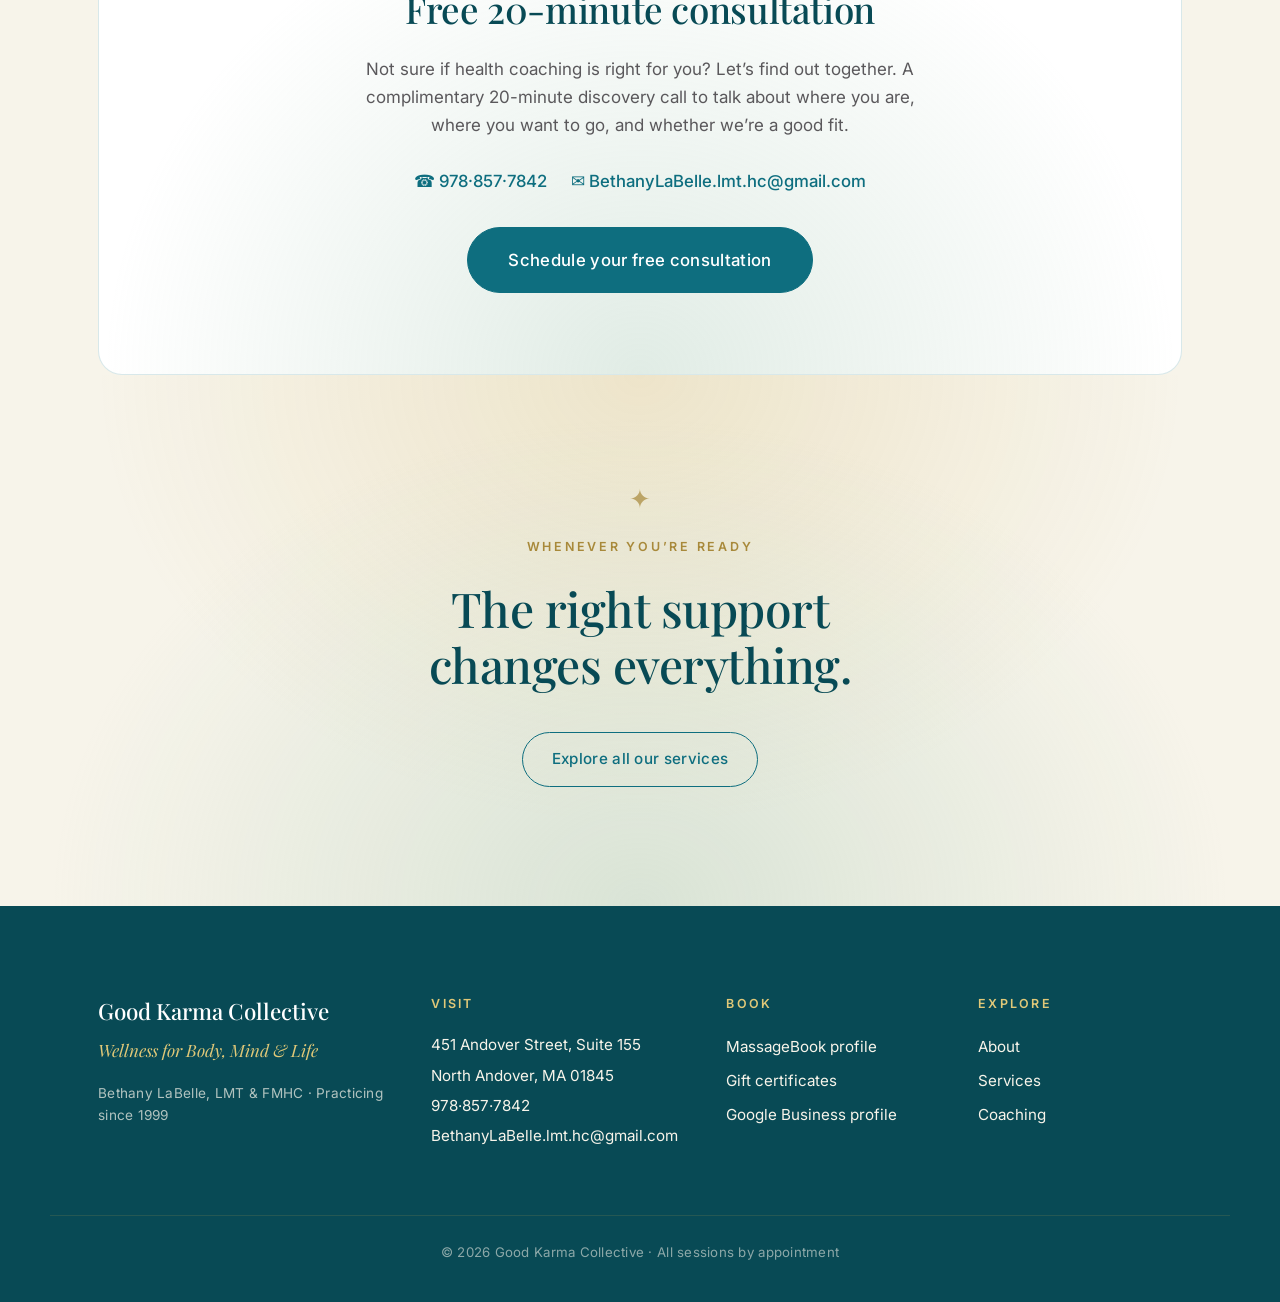
<file: coaching.html>
<!DOCTYPE html>
<html lang="en">
<head>
  <meta charset="UTF-8">
  <meta name="viewport" content="width=device-width, initial-scale=1.0">
  <title>Coaching - Good Karma Collective</title>
  <meta name="description" content="Two paths to feeling more like yourself: Functional Medicine Health & Wellness Coaching with Bethany LaBelle, and Life Coaching with Beverley Raymond.">

  <link rel="preconnect" href="https://fonts.googleapis.com">
  <link rel="preconnect" href="https://fonts.gstatic.com" crossorigin>
  <link href="https://fonts.googleapis.com/css2?family=Playfair+Display:ital,wght@0,400;0,500;0,600;0,700;1,400&family=Inter:wght@300;400;500;600&display=swap" rel="stylesheet">

  <link rel="stylesheet" href="styles.css">
</head>
<body>

  <header class="site-header">
    <div class="container header-inner">
      <a href="index.html" class="brand" aria-label="Good Karma Collective - home">
        <img class="brand-logo" src="assets/logo-small.svg" alt="Good Karma Collective" width="220" height="48">
      </a>
      <nav class="site-nav" aria-label="Primary">
        <ul>
          <li><a href="index.html">Home</a></li>
          <li><a href="about.html">About</a></li>
          <li><a href="services.html">Services</a></li>
          <li><a href="coaching.html" aria-current="page">Coaching</a></li>
          <li><a href="book.html" class="nav-cta">Book&nbsp;Now</a></li>
        </ul>
      </nav>
    </div>
  </header>

  <main>

    <section class="page-hero">
      <div class="container">
        <p class="page-hero-eyebrow">Coaching</p>
        <h1 class="page-hero-title">Two paths back<br>to yourself.</h1>
        <p class="page-hero-lede">
          Whether you&rsquo;re after root-cause health change or a reconnection with your
          inner compass, choose the coach who fits where you are right now.
        </p>
      </div>
    </section>

    <section class="container">

      <div class="provider-toggle" role="tablist" aria-label="Choose a coach">
        <button class="provider-btn is-active" data-provider="bethany" role="tab" aria-selected="true" type="button">
          Bethany<span class="provider-btn-role">Health &amp; Wellness Coaching</span>
        </button>
        <button class="provider-btn" data-provider="beverley" role="tab" aria-selected="false" type="button">
          Beverley<span class="provider-btn-role">Life Coaching</span>
        </button>
      </div>

      <!-- ===== Bethany - Health & Wellness Coaching ===== -->
      <div class="provider-panel is-active" data-provider="bethany" role="tabpanel">

        <div class="provider-lead">
          <p class="provider-lead-eyebrow">Health &amp; Wellness Coaching with Bethany</p>
          <h2>Feeling better isn&rsquo;t just about<br>what happens on the table.</h2>
          <p>
            As a certified Functional Medicine Health &amp; Wellness Coach, I work with you as a
            whole person, not just your symptoms. Together we look at the root causes behind
            how you&rsquo;re feeling, and build a realistic, personalized plan around nutrition, movement, habits, and accountability.
          </p>
          <p>
            This isn&rsquo;t about quick fixes or one-size-fits-all advice. It&rsquo;s about
            sustainable change that actually sticks, one step at a time.
          </p>
        </div>

        <div class="packages">
          <article class="package">
            <p class="package-name">Single Session</p>
            <p class="package-detail">Available to returning clients.</p>
            <p class="package-price">$50</p>
          </article>
          <article class="package">
            <p class="package-name">4-Session Package</p>
            <p class="package-detail">To be used within 6&ndash;8 weeks.</p>
            <p class="package-price">$200</p>
          </article>
          <article class="package">
            <p class="package-name">6-Session Package</p>
            <p class="package-detail">To be used within 6&ndash;12 weeks.</p>
            <p class="package-price">$300</p>
          </article>
        </div>

        <p class="coaching-note">
          New coaching clients begin with a minimum 4-session package, because real change
          takes momentum, and we&rsquo;re committed to getting you there.
        </p>

        <div class="contact-cta">
          <p class="contact-cta-eyebrow">Start here</p>
          <h3 class="contact-cta-title">Free 20-minute consultation</h3>
          <p class="contact-cta-body">
            Not sure if health coaching is right for you? Let&rsquo;s find out together.
            A complimentary 20-minute discovery call to talk about where you are, where
            you want to go, and whether we&rsquo;re a good fit.
          </p>
          <div class="contact-cta-channels">
            <a href="tel:+19788577842">&#9742; 978&middot;857&middot;7842</a>
            <a href="mailto:BethanyLaBelle.lmt.hc@gmail.com?subject=Health%20Coaching%20Discovery%20Call">&#9993; BethanyLaBelle.lmt.hc@gmail.com</a>
          </div>
          <p>
            <a href="mailto:BethanyLaBelle.lmt.hc@gmail.com?subject=Health%20Coaching%20Discovery%20Call" class="btn btn-primary btn-large">Schedule your free consultation</a>
          </p>
        </div>

      </div>

      <!-- ===== Beverley - Life Coaching ===== -->
      <div class="provider-panel" data-provider="beverley" role="tabpanel" hidden>

        <div class="provider-lead">
          <p class="provider-lead-eyebrow">Life Coaching with Beverley</p>
          <h2>Reconnect with your<br>inner guidance system.</h2>
          <p>
            As a Certified Life and Self Love Coach, I offer nurturing, judgment-free support for
            the seasons of challenge, growth, and change. If you&rsquo;ve lost touch with your own
            inner compass and feel the pull to reconnect with yourself, this is the work.
          </p>
          <p>
            In one-on-one sessions, we&rsquo;ll shift your focus, build self-awareness, and change
            the story that&rsquo;s been keeping you stuck, so you can move forward feeling
            supported, empowered, and more like you.
          </p>
        </div>

        <div class="contact-cta">
          <p class="contact-cta-eyebrow">Start here</p>
          <h3 class="contact-cta-title">Book a session with Beverley</h3>
          <p class="contact-cta-body">
            One-on-one life coaching, scheduled through Beverley&rsquo;s own calendar. Sessions
            are one hour, $95. Pick a time that works for you and let&rsquo;s begin.
          </p>
          <p>
            <a href="book.html#beverley:life-coaching-session" class="btn btn-primary btn-large">Book with Beverley</a>
          </p>
        </div>

        <p class="provider-cross-link">
          Beverley also offers tarot, Reiki energy healing, and meditation, <a href="services.html#beverley">explore her services &rarr;</a>
        </p>

      </div>

    </section>

    <section class="closing-cta">
      <div class="container closing-inner">
        <p class="closing-eyebrow">Whenever you&rsquo;re ready</p>
        <h2 class="closing-headline">
          The right support<br>changes everything.
        </h2>
        <p>
          <a href="services.html" class="btn btn-secondary">Explore all our services</a>
        </p>
      </div>
    </section>

  </main>

  <footer class="site-footer">
    <div class="container footer-grid">
      <div class="footer-brand">
        <p class="footer-brand-name">Good Karma Collective</p>
        <p class="footer-tagline">Wellness for Body, Mind &amp; Life</p>
        <p class="footer-credential">Bethany LaBelle, LMT &amp; FMHC &middot; Practicing since 1999</p>
      </div>

      <div class="footer-col">
        <h4>Visit</h4>
        <p class="footer-contact">
          <a href="https://www.google.com/maps/search/?api=1&amp;query=451+Andover+Street+Suite+155+North+Andover+MA+01845" target="_blank" rel="noopener">451 Andover Street, Suite 155<br>North Andover, MA 01845</a><br>
          <a href="tel:+19788577842">978&middot;857&middot;7842</a><br>
          <a href="mailto:BethanyLaBelle.lmt.hc@gmail.com">BethanyLaBelle.lmt.hc@gmail.com</a>
        </p>
      </div>

      <div class="footer-col">
        <h4>Book</h4>
        <ul class="footer-list">
          <li><a href="https://www.massagebook.com/biz/good-karma-collective">MassageBook profile</a></li>
          <li><a href="https://www.massagebook.com/therapists/good-karma-collective/gift-certificates?src=external">Gift certificates</a></li>
          <li><a href="https://share.google/3BNZRZ391JrKIH8xJ">Google Business profile</a></li>
        </ul>
      </div>

      <div class="footer-col">
        <h4>Explore</h4>
        <ul class="footer-list">
          <li><a href="about.html">About</a></li>
          <li><a href="services.html">Services</a></li>
          <li><a href="coaching.html">Coaching</a></li>
        </ul>
      </div>
    </div>

    <div class="container footer-fineprint">
      <p>&copy; 2026 Good Karma Collective &middot; All sessions by appointment</p>
    </div>
  </footer>

  <script>
  (function () {
    function activate(name) {
      document.querySelectorAll('.provider-btn').forEach(function (b) {
        var on = b.getAttribute('data-provider') === name;
        b.classList.toggle('is-active', on);
        b.setAttribute('aria-selected', on ? 'true' : 'false');
      });
      document.querySelectorAll('.provider-panel').forEach(function (p) {
        var on = p.getAttribute('data-provider') === name;
        p.classList.toggle('is-active', on);
        if (on) { p.removeAttribute('hidden'); } else { p.setAttribute('hidden', ''); }
      });
    }
    document.querySelectorAll('.provider-toggle').forEach(function (g) {
      g.addEventListener('click', function (e) {
        var btn = e.target.closest('.provider-btn');
        if (btn) { activate(btn.getAttribute('data-provider')); }
      });
    });
    var h = (location.hash || '').replace('#', '').toLowerCase();
    if (h === 'bethany' || h === 'beverley') { activate(h); }
  })();
  </script>

</body>
</html>
</file>
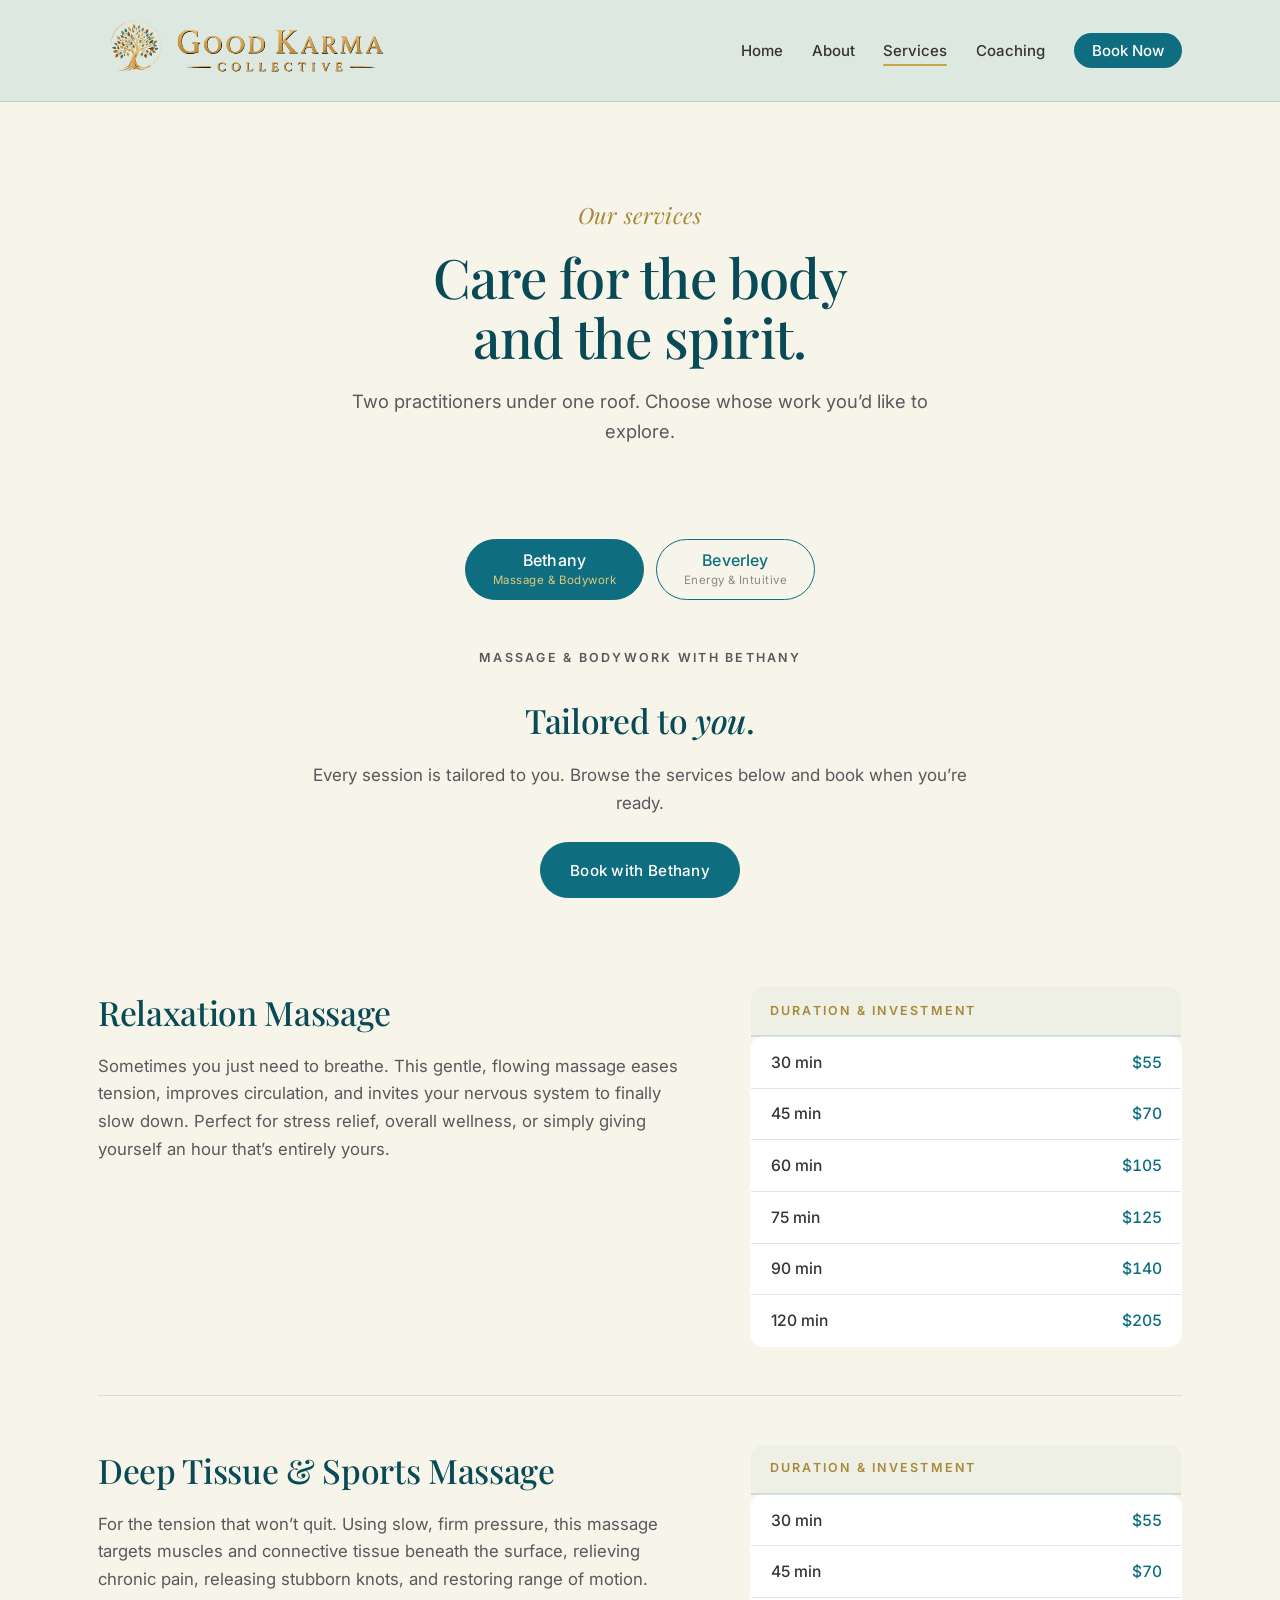
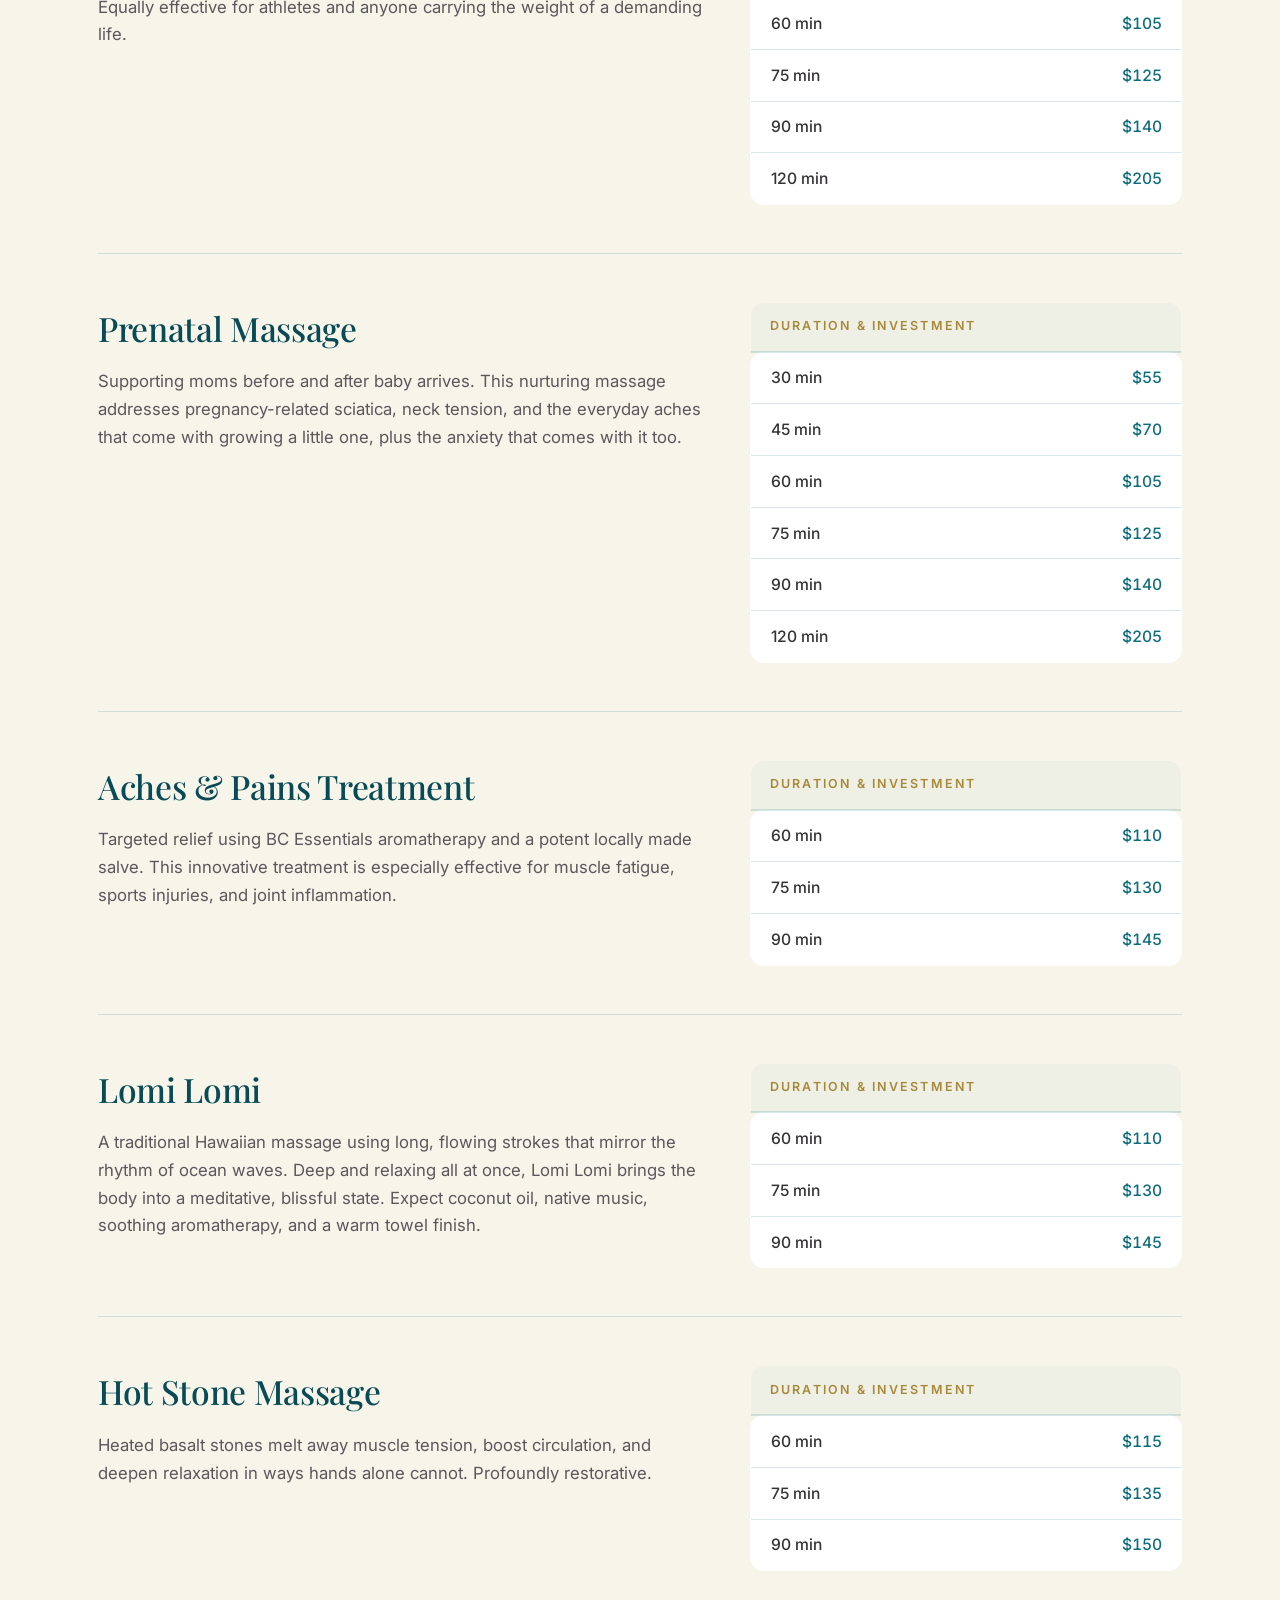
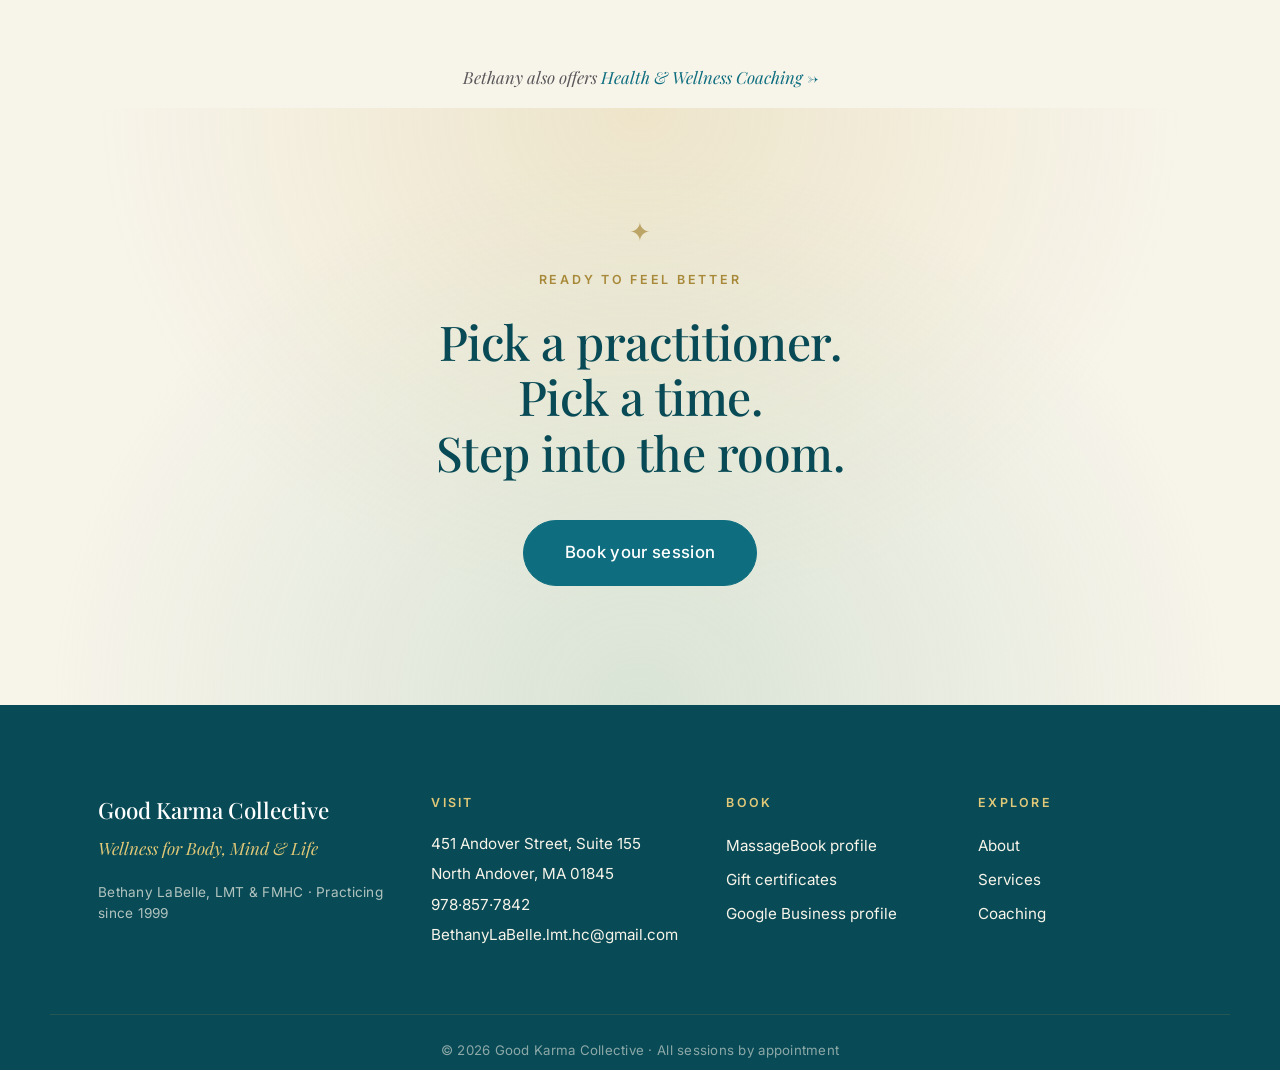
<file: massage.html>
<!DOCTYPE html>
<html lang="en">
<head>
  <meta charset="UTF-8">
  <meta name="viewport" content="width=device-width, initial-scale=1.0">
  <title>Massage Services — Good Karma Collective</title>
  <meta name="description" content="Massage services have moved to our Services page.">
  <link rel="canonical" href="services.html">
  <meta http-equiv="refresh" content="0; url=services.html#bethany">
  <link rel="stylesheet" href="styles.css">
</head>
<body>
  <main class="container" style="padding: 4rem 0; text-align:center;">
    <p>Our massage services now live on the <a href="services.html#bethany">Services page</a>.</p>
  </main>
</body>
</html>
</file>
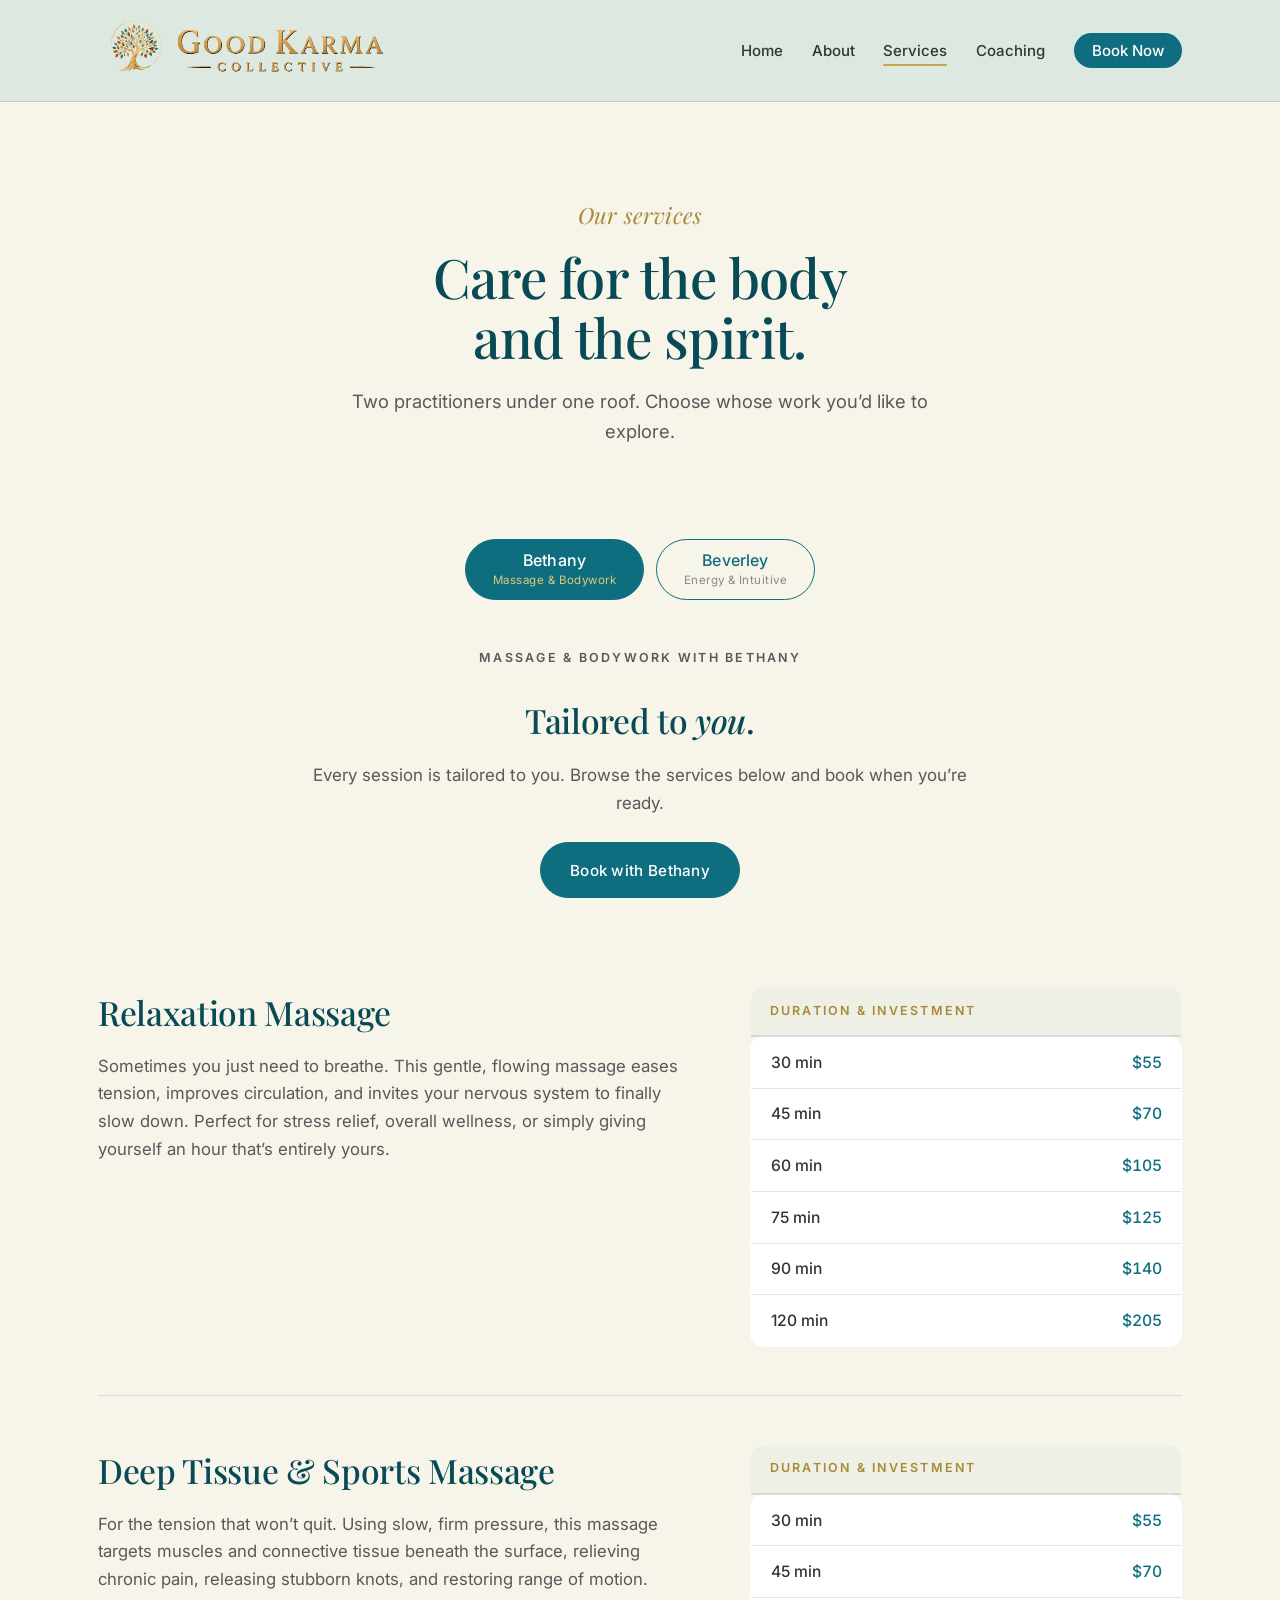
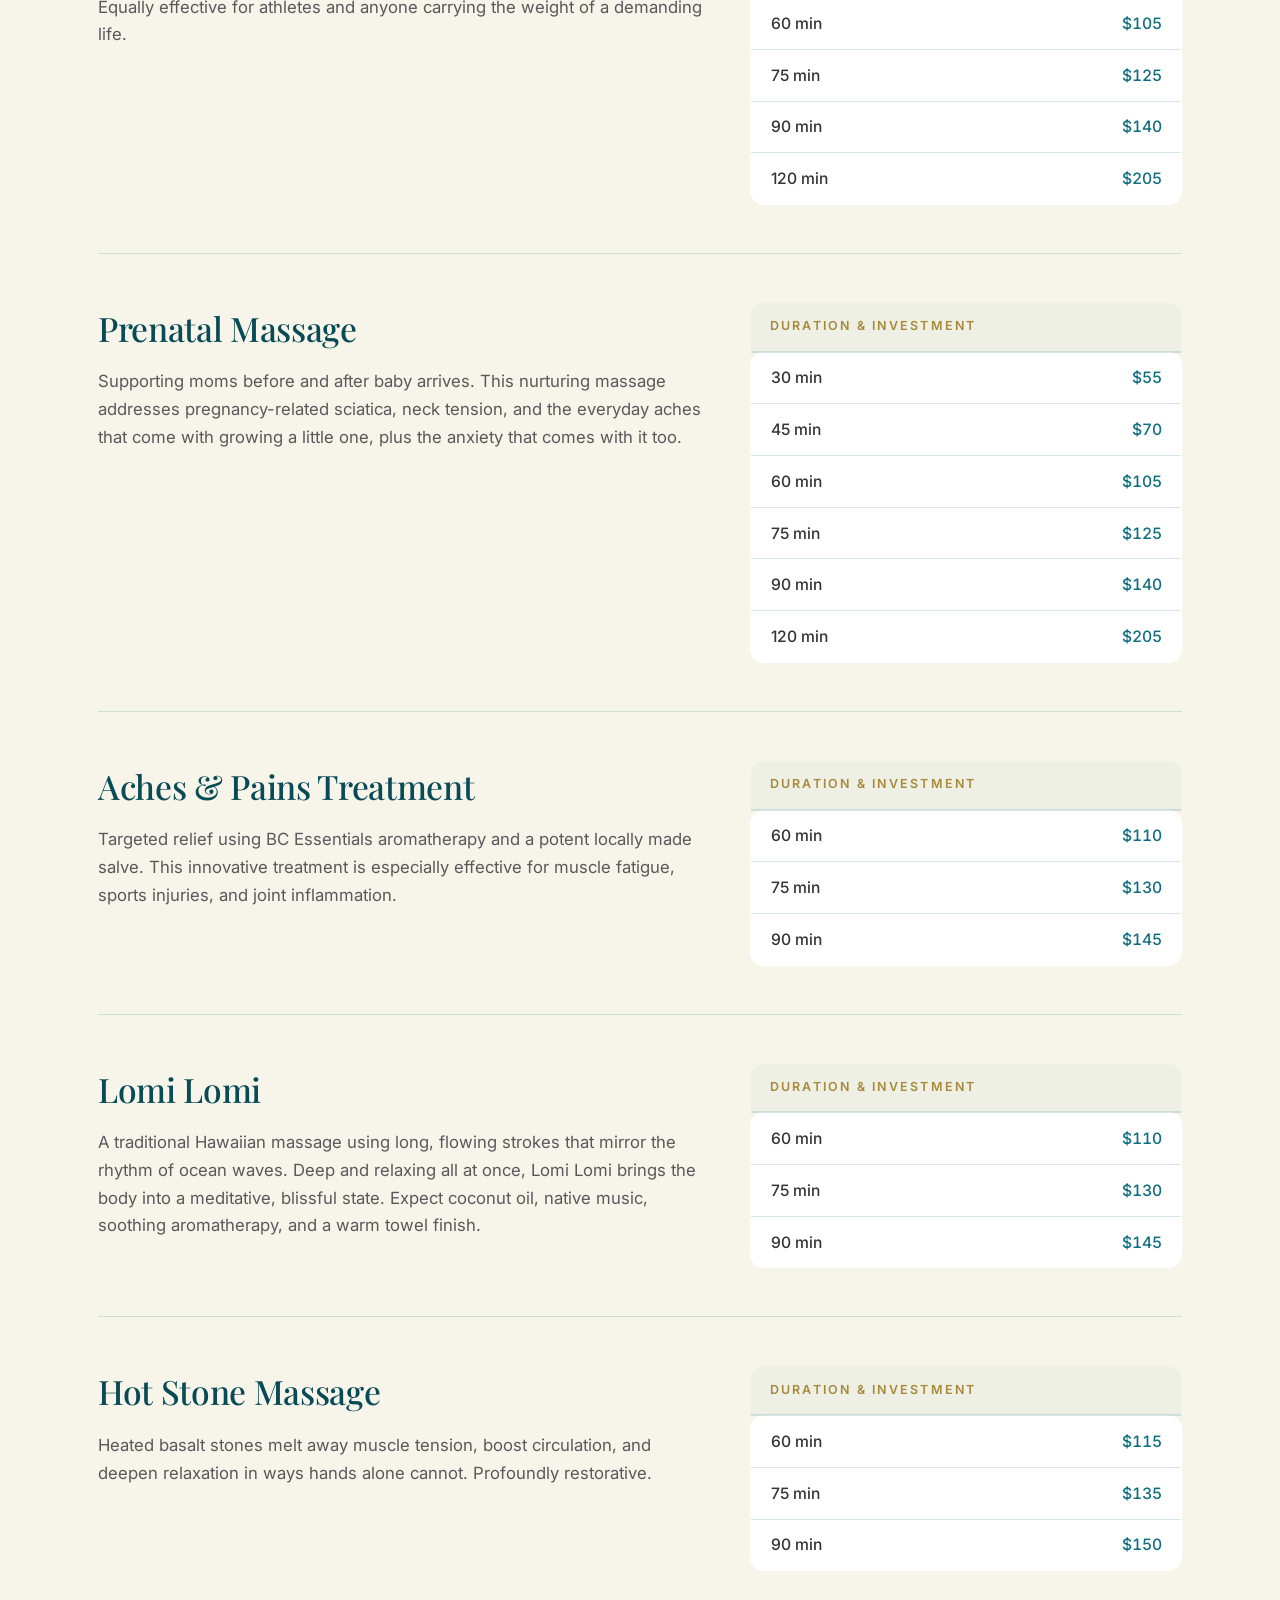
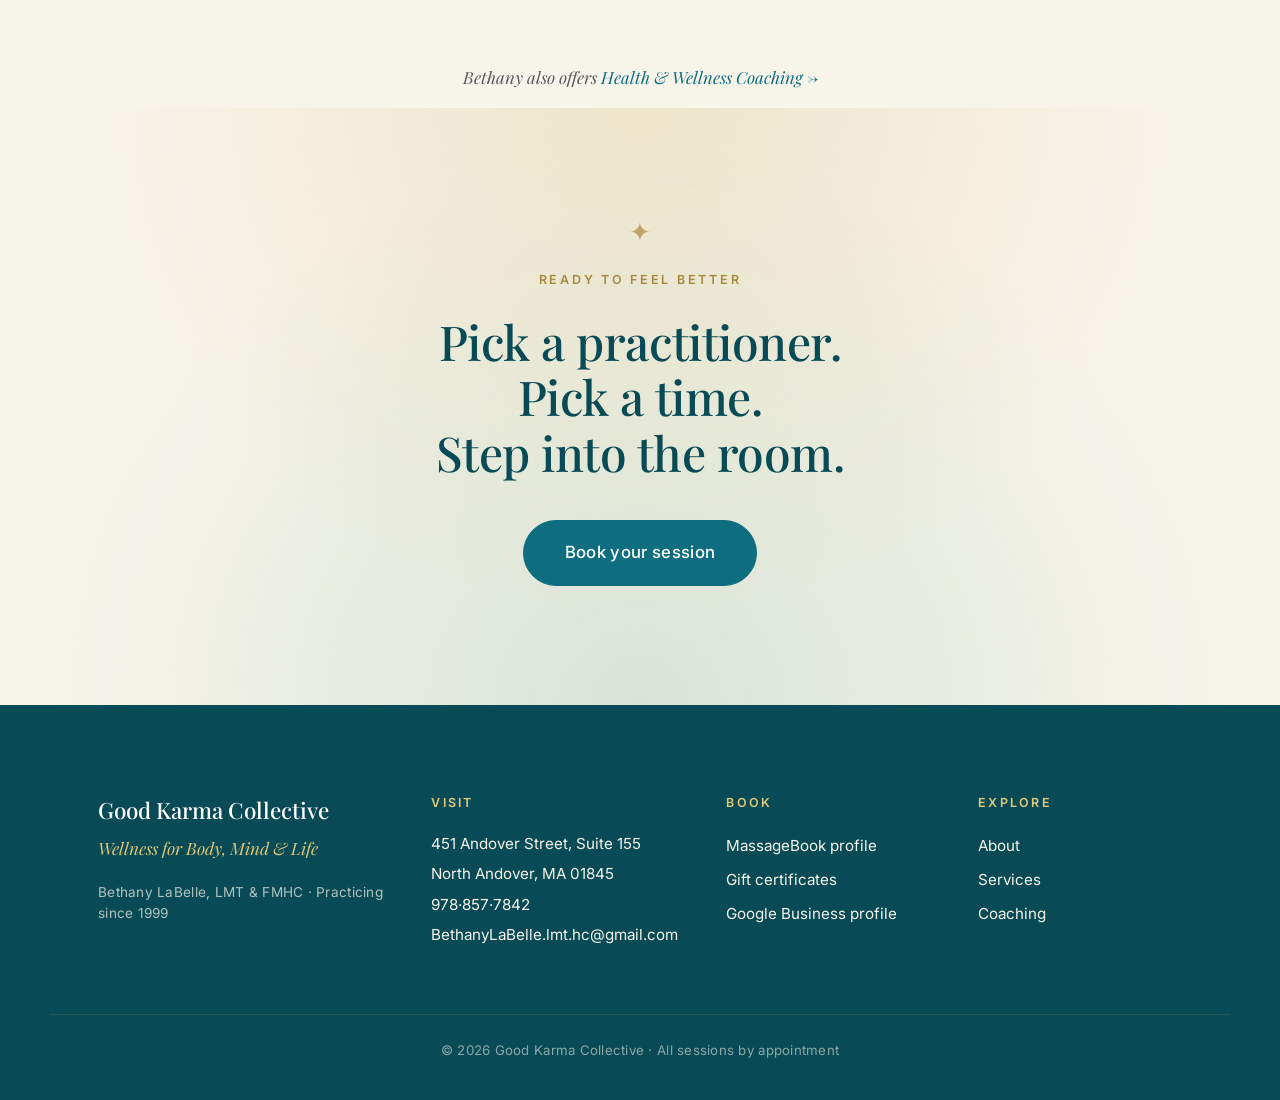
<file: services.html>
<!DOCTYPE html>
<html lang="en">
<head>
  <meta charset="UTF-8">
  <meta name="viewport" content="width=device-width, initial-scale=1.0">
  <title>Services - Good Karma Collective</title>
  <meta name="description" content="Massage therapy and bodywork with Bethany LaBelle, LMT, plus tarot, Reiki energy healing, and meditation with Beverley Raymond of Hummingbird Energy Healing.">

  <link rel="preconnect" href="https://fonts.googleapis.com">
  <link rel="preconnect" href="https://fonts.gstatic.com" crossorigin>
  <link href="https://fonts.googleapis.com/css2?family=Playfair+Display:ital,wght@0,400;0,500;0,600;0,700;1,400&family=Inter:wght@300;400;500;600&display=swap" rel="stylesheet">

  <link rel="stylesheet" href="styles.css">
</head>
<body>

  <header class="site-header">
    <div class="container header-inner">
      <a href="index.html" class="brand" aria-label="Good Karma Collective - home">
        <img class="brand-logo" src="assets/logo-small.svg" alt="Good Karma Collective" width="220" height="48">
      </a>
      <nav class="site-nav" aria-label="Primary">
        <ul>
          <li><a href="index.html">Home</a></li>
          <li><a href="about.html">About</a></li>
          <li><a href="services.html" aria-current="page">Services</a></li>
          <li><a href="coaching.html">Coaching</a></li>
          <li><a href="book.html" class="nav-cta">Book&nbsp;Now</a></li>
        </ul>
      </nav>
    </div>
  </header>

  <main>

    <section class="page-hero">
      <div class="container">
        <p class="page-hero-eyebrow">Our services</p>
        <h1 class="page-hero-title">Care for the body<br>and the spirit.</h1>
        <p class="page-hero-lede">
          Two practitioners under one roof. Choose whose work you&rsquo;d like to explore.
        </p>
      </div>
    </section>

    <section class="container">

      <div class="provider-toggle" role="tablist" aria-label="Choose a practitioner">
        <button class="provider-btn is-active" data-provider="bethany" role="tab" aria-selected="true" type="button">
          Bethany<span class="provider-btn-role">Massage &amp; Bodywork</span>
        </button>
        <button class="provider-btn" data-provider="beverley" role="tab" aria-selected="false" type="button">
          Beverley<span class="provider-btn-role">Energy &amp; Intuitive</span>
        </button>
      </div>

      <!-- ===== Bethany - Massage & Bodywork ===== -->
      <div class="provider-panel is-active" data-provider="bethany" role="tabpanel">

        <div class="provider-lead">
          <p class="provider-lead-eyebrow">Massage &amp; Bodywork with Bethany</p>
          <h2>Tailored to <em>you</em>.</h2>
          <p>
            Every session is tailored to you. Browse the services below and book when you&rsquo;re ready.
          </p>
          <p>
            <a href="book.html#bethany" class="btn btn-primary">Book with Bethany</a>
          </p>
        </div>

        <article class="service-block">
          <div class="service-block-inner">
            <div class="service-block-copy">
              <h3 class="service-block-title">Relaxation Massage</h3>
              <p>
                Sometimes you just need to breathe. This gentle, flowing massage eases tension, improves circulation, and invites your nervous system to finally slow down. Perfect
                for stress relief, overall wellness, or simply giving yourself an hour that&rsquo;s
                entirely yours.
              </p>
            </div>
            <table class="pricing-table">
              <caption>Duration &amp; Investment</caption>
              <tbody>
                <tr><th scope="row">30 min</th><td>$55</td></tr>
                <tr><th scope="row">45 min</th><td>$70</td></tr>
                <tr><th scope="row">60 min</th><td>$105</td></tr>
                <tr><th scope="row">75 min</th><td>$125</td></tr>
                <tr><th scope="row">90 min</th><td>$140</td></tr>
                <tr><th scope="row">120 min</th><td>$205</td></tr>
              </tbody>
            </table>
          </div>
        </article>

        <article class="service-block">
          <div class="service-block-inner">
            <div class="service-block-copy">
              <h3 class="service-block-title">Deep Tissue &amp; Sports Massage</h3>
              <p>
                For the tension that won&rsquo;t quit. Using slow, firm pressure, this massage
                targets muscles and connective tissue beneath the surface, relieving chronic
                pain, releasing stubborn knots, and restoring range of motion. Equally effective
                for athletes and anyone carrying the weight of a demanding life.
              </p>
            </div>
            <table class="pricing-table">
              <caption>Duration &amp; Investment</caption>
              <tbody>
                <tr><th scope="row">30 min</th><td>$55</td></tr>
                <tr><th scope="row">45 min</th><td>$70</td></tr>
                <tr><th scope="row">60 min</th><td>$105</td></tr>
                <tr><th scope="row">75 min</th><td>$125</td></tr>
                <tr><th scope="row">90 min</th><td>$140</td></tr>
                <tr><th scope="row">120 min</th><td>$205</td></tr>
              </tbody>
            </table>
          </div>
        </article>

        <article class="service-block">
          <div class="service-block-inner">
            <div class="service-block-copy">
              <h3 class="service-block-title">Prenatal Massage</h3>
              <p>
                Supporting moms before and after baby arrives. This nurturing massage addresses
                pregnancy-related sciatica, neck tension, and the everyday aches that come with
                growing a little one, plus the anxiety that comes with it too.
              </p>
            </div>
            <table class="pricing-table">
              <caption>Duration &amp; Investment</caption>
              <tbody>
                <tr><th scope="row">30 min</th><td>$55</td></tr>
                <tr><th scope="row">45 min</th><td>$70</td></tr>
                <tr><th scope="row">60 min</th><td>$105</td></tr>
                <tr><th scope="row">75 min</th><td>$125</td></tr>
                <tr><th scope="row">90 min</th><td>$140</td></tr>
                <tr><th scope="row">120 min</th><td>$205</td></tr>
              </tbody>
            </table>
          </div>
        </article>

        <article class="service-block">
          <div class="service-block-inner">
            <div class="service-block-copy">
              <h3 class="service-block-title">Aches &amp; Pains Treatment</h3>
              <p>
                Targeted relief using BC Essentials aromatherapy and a potent locally made salve.
                This innovative treatment is especially effective for muscle fatigue, sports
                injuries, and joint inflammation.
              </p>
            </div>
            <table class="pricing-table">
              <caption>Duration &amp; Investment</caption>
              <tbody>
                <tr><th scope="row">60 min</th><td>$110</td></tr>
                <tr><th scope="row">75 min</th><td>$130</td></tr>
                <tr><th scope="row">90 min</th><td>$145</td></tr>
              </tbody>
            </table>
          </div>
        </article>

        <article class="service-block">
          <div class="service-block-inner">
            <div class="service-block-copy">
              <h3 class="service-block-title">Lomi Lomi</h3>
              <p>
                A traditional Hawaiian massage using long, flowing strokes that mirror the rhythm
                of ocean waves. Deep and relaxing all at once, Lomi Lomi brings the body into a
                meditative, blissful state. Expect coconut oil, native music, soothing
                aromatherapy, and a warm towel finish.
              </p>
            </div>
            <table class="pricing-table">
              <caption>Duration &amp; Investment</caption>
              <tbody>
                <tr><th scope="row">60 min</th><td>$110</td></tr>
                <tr><th scope="row">75 min</th><td>$130</td></tr>
                <tr><th scope="row">90 min</th><td>$145</td></tr>
              </tbody>
            </table>
          </div>
        </article>

        <article class="service-block">
          <div class="service-block-inner">
            <div class="service-block-copy">
              <h3 class="service-block-title">Hot Stone Massage</h3>
              <p>
                Heated basalt stones melt away muscle tension, boost circulation, and deepen
                relaxation in ways hands alone cannot. Profoundly restorative.
              </p>
            </div>
            <table class="pricing-table">
              <caption>Duration &amp; Investment</caption>
              <tbody>
                <tr><th scope="row">60 min</th><td>$115</td></tr>
                <tr><th scope="row">75 min</th><td>$135</td></tr>
                <tr><th scope="row">90 min</th><td>$150</td></tr>
              </tbody>
            </table>
          </div>
        </article>

        <p class="provider-cross-link">
          Bethany also offers <a href="coaching.html#bethany">Health &amp; Wellness Coaching &rarr;</a>
        </p>

      </div>

      <!-- ===== Beverley - Energy & Intuitive ===== -->
      <div class="provider-panel" data-provider="beverley" role="tabpanel" hidden>

        <div class="provider-lead">
          <p class="provider-lead-eyebrow">Energy &amp; Intuitive work with Beverley</p>
          <h2>Hummingbird Energy Healing</h2>
          <p>
            Tarot, Reiki energy healing, and meditation, intuitive, nurturing work to help
            you clear what&rsquo;s in the way and reconnect with yourself. Sessions are booked
            through Beverley&rsquo;s own scheduler.
          </p>
          <p>
            <a href="book.html#beverley" class="btn btn-primary">Book with Beverley</a>
          </p>
        </div>

        <article class="service-block">
          <div class="service-block-inner">
            <div class="service-block-copy">
              <h3 class="service-block-title">Tarot Sessions</h3>
              <p>
                See what&rsquo;s moving in the energy around you. Using a reading style I&rsquo;ve
                developed over more than a decade and two decks I know intimately, we&rsquo;ll
                uncover what&rsquo;s holding you back from living in alignment, shift your
                perspective on a situation, and open up clear, empowering next steps.
              </p>
              <p style="font-size: 0.9rem; color: var(--ink-faint);">For entertainment purposes only.</p>
            </div>
            <table class="pricing-table">
              <caption>Session &amp; Investment</caption>
              <tbody>
                <tr><th scope="row">30-minute reading</th><td>$80</td></tr>
                <tr><th scope="row">60-minute reading</th><td>$160</td></tr>
                <tr><th scope="row">Three-month spread (15 min)</th><td>$45</td></tr>
              </tbody>
            </table>
          </div>
        </article>

        <article class="service-block">
          <div class="service-block-inner">
            <div class="service-block-copy">
              <h3 class="service-block-title">Energy Healing (Reiki)</h3>
              <p>
                Release what your body&rsquo;s been holding. Guided intuitively and grounded in
                Reiki, this 1-1 energy work uses chakra-based healing, a pendulum to assess
                all seven major chakras, with crystals and essential oils for support, to
                clear energetic blocks and restore flow and ease.
              </p>
            </div>
            <table class="pricing-table">
              <caption>Duration &amp; Investment</caption>
              <tbody>
                <tr><th scope="row">60 minutes</th><td>$105</td></tr>
              </tbody>
            </table>
          </div>
        </article>

        <article class="service-block">
          <div class="service-block-inner">
            <div class="service-block-copy">
              <h3 class="service-block-title">Meditation</h3>
              <p>
                New to meditation? In a 1-1 session we&rsquo;ll spend a little time on the lesson, a
                little on practice, and a little processing what came up, so you leave with
                something you can actually use. Book a few for different lessons and styles.
              </p>
            </div>
            <table class="pricing-table">
              <caption>Duration &amp; Investment</caption>
              <tbody>
                <tr><th scope="row">1-1 meditation (30 min)</th><td>$40</td></tr>
              </tbody>
            </table>
          </div>
        </article>

        <article class="service-block">
          <div class="service-block-inner">
            <div class="service-block-copy">
              <h3 class="service-block-title">Breathwork</h3>
              <p>
                Guided 1-1 breathwork via Zoom. You&rsquo;ll be given three techniques chosen for
                what you need, whether that&rsquo;s relaxation, balancing, or an energy boost, with time at the end to process whatever comes up.
              </p>
            </div>
            <table class="pricing-table">
              <caption>Duration &amp; Investment</caption>
              <tbody>
                <tr><th scope="row">30 minutes</th><td>$40</td></tr>
              </tbody>
            </table>
          </div>
        </article>

        <article class="service-block">
          <div class="service-block-inner">
            <div class="service-block-copy">
              <h3 class="service-block-title">Breathwork &amp; Chakra Evaluation</h3>
              <p>
                The same guided breathwork, with a chakra evaluation woven in. As you move through
                the techniques, I check for disruptions or blocks across your seven main chakras, and we process together at the end.
              </p>
            </div>
            <table class="pricing-table">
              <caption>Duration &amp; Investment</caption>
              <tbody>
                <tr><th scope="row">30 minutes</th><td>$45</td></tr>
              </tbody>
            </table>
          </div>
        </article>

        <article class="service-block">
          <div class="service-block-inner">
            <div class="service-block-copy">
              <h3 class="service-block-title">Empathetic Listening</h3>
              <p>
                Sometimes you just need to be heard. This is space held for whatever is on your
                heart, no fixing, no agenda, just supportive, judgment-free listening to help
                you find clarity. Available in person or remotely by phone or Zoom.
              </p>
            </div>
            <table class="pricing-table">
              <caption>Duration &amp; Investment</caption>
              <tbody>
                <tr><th scope="row">60 minutes</th><td>$65</td></tr>
              </tbody>
            </table>
          </div>
        </article>

        <article class="service-block">
          <div class="service-block-inner">
            <div class="service-block-copy">
              <h3 class="service-block-title">Teaching &amp; Speaking</h3>
              <p>
                Beverley teaches meditation classes and speaks on self-care, awakening, esoteric
                work, and parenting, with 21 podcast features and counting. Looking for a
                teacher or a speaker for your group or audience? Reach out directly.
              </p>
            </div>
            <table class="pricing-table">
              <caption>Get in touch</caption>
              <tbody>
                <tr><th scope="row">Email</th><td><a href="mailto:hummingbirdenergyhealing@gmail.com?subject=Class%20%2F%20Speaking%20Inquiry">hummingbirdenergyhealing@gmail.com</a></td></tr>
                <tr><th scope="row">Phone</th><td><a href="tel:+19785848251">978&middot;584&middot;8251</a></td></tr>
              </tbody>
            </table>
          </div>
        </article>

        <p class="provider-cross-link">
          Beverley also offers <a href="coaching.html#beverley">Life Coaching &rarr;</a>
        </p>

      </div>

    </section>

    <section class="closing-cta">
      <div class="container closing-inner">
        <p class="closing-eyebrow">Ready to feel better</p>
        <h2 class="closing-headline">
          Pick a practitioner.<br>Pick a time.<br>Step into the room.
        </h2>
        <p>
          <a id="book-cta" href="book.html#bethany" class="btn btn-primary btn-large">Book your session</a>
        </p>
      </div>
    </section>

  </main>

  <footer class="site-footer">
    <div class="container footer-grid">
      <div class="footer-brand">
        <p class="footer-brand-name">Good Karma Collective</p>
        <p class="footer-tagline">Wellness for Body, Mind &amp; Life</p>
        <p class="footer-credential">Bethany LaBelle, LMT &amp; FMHC &middot; Practicing since 1999</p>
      </div>

      <div class="footer-col">
        <h4>Visit</h4>
        <p class="footer-contact">
          <a href="https://www.google.com/maps/search/?api=1&amp;query=451+Andover+Street+Suite+155+North+Andover+MA+01845" target="_blank" rel="noopener">451 Andover Street, Suite 155<br>North Andover, MA 01845</a><br>
          <a href="tel:+19788577842">978&middot;857&middot;7842</a><br>
          <a href="mailto:BethanyLaBelle.lmt.hc@gmail.com">BethanyLaBelle.lmt.hc@gmail.com</a>
        </p>
      </div>

      <div class="footer-col">
        <h4>Book</h4>
        <ul class="footer-list">
          <li><a href="https://www.massagebook.com/biz/good-karma-collective">MassageBook profile</a></li>
          <li><a href="https://www.massagebook.com/therapists/good-karma-collective/gift-certificates?src=external">Gift certificates</a></li>
          <li><a href="https://share.google/3BNZRZ391JrKIH8xJ">Google Business profile</a></li>
        </ul>
      </div>

      <div class="footer-col">
        <h4>Explore</h4>
        <ul class="footer-list">
          <li><a href="about.html">About</a></li>
          <li><a href="services.html">Services</a></li>
          <li><a href="coaching.html">Coaching</a></li>
        </ul>
      </div>
    </div>

    <div class="container footer-fineprint">
      <p>&copy; 2026 Good Karma Collective &middot; All sessions by appointment</p>
    </div>
  </footer>

  <script>
  (function () {
    function activate(name) {
      document.querySelectorAll('.provider-btn').forEach(function (b) {
        var on = b.getAttribute('data-provider') === name;
        b.classList.toggle('is-active', on);
        b.setAttribute('aria-selected', on ? 'true' : 'false');
      });
      document.querySelectorAll('.provider-panel').forEach(function (p) {
        var on = p.getAttribute('data-provider') === name;
        p.classList.toggle('is-active', on);
        if (on) { p.removeAttribute('hidden'); } else { p.setAttribute('hidden', ''); }
      });
      var bc = document.getElementById('book-cta');
      if (bc) { bc.setAttribute('href', 'book.html#' + name); }
    }
    document.querySelectorAll('.provider-toggle').forEach(function (g) {
      g.addEventListener('click', function (e) {
        var btn = e.target.closest('.provider-btn');
        if (btn) { activate(btn.getAttribute('data-provider')); }
      });
    });
    var h = (location.hash || '').replace('#', '').toLowerCase();
    if (h === 'bethany' || h === 'beverley') { activate(h); }
  })();
  </script>

</body>
</html>
</file>
<file: styles.css>
/* =========================================================
   Good Karma Collective — Home page (v4 mockup)
   Palette: Deep Teal #0E6E7F · Brushed Gold #C7A64A · Warm Ivory #F7F4EA
            Soft Sage #A8C9B5 · Charcoal #353335
   Adopted 2026-05-31 per Jay.
   Typography: Playfair Display (serif heads) + Inter (body)
   v4 changes: palette swap end-to-end, logo CSS reverted (SVG self-balanced),
   terracotta accents replaced with palette gold, sage replaces terracotta
   in soft radial washes (vision + closing-cta).
   ========================================================= */

/* ---------- Design tokens ---------- */
:root {
  /* v4 brand palette — sourced from wellness palette adopted 2026-05-31:
     Deep Teal #0E6E7F · Brushed Gold #C7A64A · Warm Ivory #F7F4EA
     Soft Sage #A8C9B5 · Charcoal #353335 */

  /* Deep Teal — healing, trust, balance */
  --teal-900: #084a55;   /* darker companion for layered emphasis */
  --teal-700: #0e6e7f;   /* primary teal — vision section, primary buttons, nav CTA */
  --teal-500: #2e96a4;   /* mid-tone for hover */
  --teal-100: #cde4e8;   /* very light teal wash */

  /* Brushed Gold — warmth, positivity, energy */
  --gold-700: #97802e;
  --gold-600: #a8893a;   /* button/link hover */
  --gold-500: #c7a64a;   /* primary gold — eyebrows, ornaments, accents */
  --gold-300: #d9bf6e;
  --gold-200: #e0c878;   /* gold-on-dark highlight */
  --gold-100: #ede2b8;

  /* Soft Sage — natural, grounding, refreshing */
  --sage-300: #c6dbcc;
  --sage-500: #a8c9b5;   /* primary sage — fills, subtle washes */
  --sage-700: #6c9d7e;   /* darker sage for type/borders */

  /* Charcoal — strong, modern, grounded */
  --charcoal:    #353335;
  --charcoal-80: rgba(53, 51, 53, 0.80);

  /* Neutrals */
  --cream:        #f7f4ea;   /* Warm Ivory — body bg, clean/calm/serene */
  --header-bg:    #dde9e0;   /* Light Sage — visible band against ivory body */
  --paper:        #ffffff;   /* card bg — clean white against ivory */
  --ink:          #353335;   /* Charcoal — primary text */
  --ink-soft:     #5a585b;   /* lighter charcoal — secondary text */
  --ink-faint:    #8a8889;
  --line:         rgba(14, 110, 127, 0.16);

  /* Type */
  --font-serif: 'Playfair Display', 'Cormorant Garamond', Georgia, serif;
  --font-sans:  'Inter', -apple-system, BlinkMacSystemFont, 'Helvetica Neue', sans-serif;

  /* Rhythm */
  --container-max: 1180px;
  --gutter: clamp(1.25rem, 4vw, 3rem);
  --section-y: clamp(4rem, 8vw, 7rem);
}

/* ---------- Reset-ish ---------- */
*, *::before, *::after { box-sizing: border-box; }
html { scroll-behavior: smooth; }
body {
  margin: 0;
  background: var(--cream);
  color: var(--ink);
  font-family: var(--font-sans);
  font-size: 17px;
  line-height: 1.6;
  -webkit-font-smoothing: antialiased;
}
h1, h2, h3, h4, h5 {
  font-family: var(--font-serif);
  font-weight: 500;
  margin: 0;
  letter-spacing: -0.01em;
  color: var(--teal-900);
}
p { margin: 0 0 1em; }
a { color: var(--teal-700); text-decoration: none; transition: color 0.2s ease; }
a:hover { color: var(--gold-600); }
ul { margin: 0; padding: 0; list-style: none; }
em { font-style: italic; }

.container {
  width: 100%;
  max-width: var(--container-max);
  margin: 0 auto;
  padding: 0 var(--gutter);
}

/* ---------- Buttons ---------- */
.btn {
  display: inline-block;
  padding: 0.95em 1.9em;
  font-family: var(--font-sans);
  font-size: 0.95rem;
  font-weight: 500;
  letter-spacing: 0.02em;
  border-radius: 999px;
  transition: transform 0.15s ease, background 0.2s ease, color 0.2s ease, border-color 0.2s ease;
  cursor: pointer;
  white-space: nowrap;
}
.btn-primary {
  background: var(--teal-700);
  color: var(--paper);
  border: 1px solid var(--teal-700);
}
.btn-primary:hover {
  background: var(--teal-900);
  color: var(--gold-200);
  transform: translateY(-1px);
}
.btn-secondary {
  background: transparent;
  color: var(--teal-700);
  border: 1px solid var(--teal-700);
}
.btn-secondary:hover {
  background: var(--teal-700);
  color: var(--paper);
}
.btn-large {
  padding: 1.1em 2.4em;
  font-size: 1.05rem;
}

/* ---------- Header ---------- */
.site-header {
  border-bottom: 1px solid rgba(108, 157, 126, 0.30);
  position: sticky;
  top: 0;
  z-index: 50;
  backdrop-filter: blur(10px);
  /* v4.1 — light sage header band reads clearly against Warm Ivory body */
  background: var(--header-bg);
}
.header-inner {
  display: flex;
  align-items: center;
  justify-content: space-between;
  padding-top: 1.1rem;
  padding-bottom: 1.1rem;
  gap: 2rem;
}
.brand {
  display: flex;
  align-items: center;
  color: var(--teal-900);
}
.brand-logo {
  display: block;
  height: 66px;
  width: auto;
  max-width: 340px;
  /* v4.1 — Jay dev-tools sized. SVG self-balances the tree; pure scale, no transform. */
}
@media (max-width: 720px) {
  .brand-logo { height: 54px; max-width: 260px; }
}
.site-nav ul {
  display: flex;
  align-items: center;
  gap: 1.8rem;
}
.site-nav a {
  font-size: 0.94rem;
  font-weight: 500;
  color: var(--ink);
  position: relative;
}
.site-nav a[aria-current="page"]::after {
  content: "";
  position: absolute;
  left: 0; right: 0; bottom: -6px;
  height: 2px;
  background: var(--gold-500);
  border-radius: 2px;
}
.site-nav .nav-cta {
  padding: 0.55em 1.2em;
  background: var(--teal-700);
  color: var(--paper);
  border-radius: 999px;
}
.site-nav .nav-cta:hover { background: var(--teal-900); color: var(--gold-200); }

/* ---------- Hero ---------- */
.hero {
  padding: clamp(5rem, 11vw, 9rem) 0 clamp(4rem, 9vw, 7rem);
  background:
    radial-gradient(ellipse at 20% 0%, rgba(201, 168, 76, 0.10), transparent 55%),
    radial-gradient(ellipse at 90% 100%, rgba(26, 92, 86, 0.08), transparent 55%),
    var(--cream);
  text-align: center;
}
.hero-inner { max-width: 820px; }
.hero-eyebrow {
  font-family: var(--font-serif);
  font-size: clamp(1.5rem, 2vw, 1.5rem);
  font-weight: bold;
  color: var(--teal-700);
  margin-bottom: 1rem;
  letter-spacing: 0.01em;
}
.hero-headline {
  font-size: clamp(2.5rem, 6vw, 4.4rem);
  line-height: 1.05;
  margin-bottom: 1.3rem;
  font-weight: 500;
}
.hero-lede {
  font-size: clamp(1.05rem, 1.6vw, 1.18rem);
  color: var(--ink-soft);
  max-width: 620px;
  margin-left: auto;
  margin-right: auto;
  margin-bottom: 2.4rem;
  line-height: 1.65;
}
.hero-cta-row {
  display: flex;
  gap: 0.9rem;
  justify-content: center;
  flex-wrap: wrap;
  margin-bottom: 3rem;
}
.hero-tagline {
  font-family: var(--font-serif);
  font-style: italic;
  font-size: clamp(1.35rem, 2.2vw, 1.7rem);
  color: var(--teal-900);
  letter-spacing: 0.01em;
  margin: 0;
  display: inline-flex;
  align-items: center;
  gap: 0.7em;
}
.hero-tagline::before,
.hero-tagline::after {
  content: "✦";
  display: inline-block;
  font-family: var(--font-serif);
  font-size: 0.85em;
  color: var(--gold-500);
  width: auto;
  height: auto;
  background: none;
  transform: translateY(-2px);
}

/* ---------- Vision ---------- */
.vision {
  padding: var(--section-y) 0;
  background:
    radial-gradient(ellipse at 80% 110%, rgba(199, 166, 74, 0.22), transparent 55%),
    radial-gradient(ellipse at 10% -10%, rgba(168, 201, 181, 0.32), transparent 55%),
    var(--teal-700);
  color: var(--paper);
  position: relative;
  overflow: hidden;
}
.vision::before {
  content: "\201C"; /* opening curly quote */
  position: absolute;
  top: 0.2em;
  left: 4vw;
  font-family: var(--font-serif);
  font-size: 20rem;
  color: var(--gold-300);
  opacity: 0.18;
  line-height: 1;
  pointer-events: none;
}
.vision::after {
  content: "✦";
  position: absolute;
  bottom: 8%;
  right: 7%;
  font-family: var(--font-serif);
  font-size: 3.5rem;
  color: var(--gold-300);
  opacity: 0.6;
  pointer-events: none;
}
.vision-statement {
  margin: 0 auto;
  max-width: 760px;
  text-align: center;
  font-family: var(--font-serif);
  font-size: clamp(1.4rem, 2.8vw, 2.05rem);
  line-height: 1.45;
  color: var(--cream);
  font-weight: 400;
}
.vision-statement em {
  color: var(--gold-200);
  font-style: italic;
}
.vision-footer {
  margin-top: 2rem;
  font-family: var(--font-sans);
  font-size: 1rem;
  color: var(--gold-200);
  letter-spacing: 0.05em;
  text-transform: uppercase;
  font-weight: 500;
}

/* ---------- Services ---------- */
.services {
  padding: var(--section-y) 0;
}
.section-title {
  font-size: clamp(1.7rem, 3vw, 2.4rem);
  text-align: center;
  margin-bottom: 3rem;
  position: relative;
  font-weight: 500;
}
.section-title::after {
  content: "✦ · ✦ · ✦";
  display: block;
  margin: 1.1rem auto 0;
  font-family: var(--font-serif);
  font-size: 0.9rem;
  color: var(--gold-600);
  letter-spacing: 0.4em;
  background: none;
  width: auto;
  height: auto;
  border-radius: 0;
}
.service-grid {
  display: grid;
  grid-template-columns: 1fr;
  gap: 2rem;
}
@media (min-width: 760px) {
  .service-grid { grid-template-columns: 1fr 1fr; gap: 2.5rem; }
}
.service-card {
  background: var(--paper);
  border: 1px solid var(--line);
  border-radius: 18px;
  padding: clamp(2rem, 4vw, 3rem);
  transition: transform 0.25s ease, box-shadow 0.25s ease, border-color 0.25s ease;
  /* Anchor for the stretched-link pseudo so the whole card is clickable */
  position: relative;
}
.service-card:hover {
  transform: translateY(-4px);
  box-shadow: 0 16px 44px -22px rgba(14, 110, 127, 0.30);
  border-color: var(--sage-700);
  background: linear-gradient(180deg, var(--paper), rgba(168, 201, 181, 0.18));
}
.service-card-eyebrow {
  font-size: 0.78rem;
  letter-spacing: 0.18em;
  text-transform: uppercase;
  color: var(--gold-600);
  margin: 0 0 0.8rem;
  font-weight: 600;
}
.service-card-title {
  font-size: clamp(1.5rem, 2.5vw, 1.9rem);
  margin-bottom: 0.8rem;
  font-weight: 500;
}
.service-card-lede {
  font-size: 1.05rem;
  color: var(--ink-soft);
  line-height: 1.6;
  margin-bottom: 1.5rem;
}
.service-card-detail {
  font-size: 0.94rem;
  color: var(--ink);
  margin-bottom: 1.8rem;
}
.service-card-detail li {
  padding: 0.35rem 0;
  border-bottom: 1px solid var(--line);
  position: relative;
  padding-left: 1.2rem;
}
.service-card-detail li:last-child { border-bottom: 0; }
.service-card-detail li::before {
  content: "";
  position: absolute;
  left: 0;
  top: 1em;
  width: 6px;
  height: 6px;
  background: var(--gold-500);
  border-radius: 50%;
  transform: translateY(-50%);
}
.service-card-link {
  font-weight: 500;
  font-size: 0.95rem;
  color: var(--teal-700);
  border-bottom: 1px solid currentColor;
  padding-bottom: 2px;
  /* The visible link stays as the click affordance; its ::after stretches over the
     whole card so clicking anywhere on the card navigates to this href. */
  position: static;
}
.service-card-link::after {
  content: "";
  position: absolute;
  inset: 0;
  z-index: 1;
}
.service-card-link:hover { color: var(--gold-600); }
.service-card:hover { cursor: pointer; }

/* ---------- Closing CTA ---------- */
.closing-cta {
  padding: var(--section-y) 0;
  background:
    radial-gradient(ellipse at 50% 100%, rgba(168, 201, 181, 0.38), transparent 65%),
    radial-gradient(ellipse at 50% 0%, rgba(199, 166, 74, 0.20), transparent 60%),
    var(--cream);
  text-align: center;
  position: relative;
}
.closing-cta::before {
  content: "✦";
  display: block;
  font-family: var(--font-serif);
  font-size: 1.6rem;
  color: var(--gold-600);
  text-align: center;
  margin-bottom: 1.2rem;
  opacity: 0.7;
}
.closing-inner { max-width: 720px; }
.closing-eyebrow {
  font-size: 0.78rem;
  letter-spacing: 0.22em;
  text-transform: uppercase;
  color: var(--gold-600);
  font-weight: 600;
  margin-bottom: 1.5rem;
}
.closing-headline {
  font-size: clamp(1.9rem, 4vw, 3rem);
  line-height: 1.15;
  margin-bottom: 2.5rem;
  font-weight: 500;
}

/* ---------- Footer ---------- */
.site-footer {
  background: var(--teal-900);
  color: var(--cream);
  padding: clamp(4rem, 7vw, 5.5rem) 0 1.6rem;
}
.footer-grid {
  display: grid;
  grid-template-columns: 1fr;
  gap: 2.5rem;
  margin-bottom: 3rem;
}
@media (min-width: 760px) {
  .footer-grid { grid-template-columns: 1.4fr 1fr 1fr 1fr; gap: 3rem; }
}
.site-footer h4 {
  font-family: var(--font-sans);
  font-size: 0.78rem;
  letter-spacing: 0.18em;
  text-transform: uppercase;
  color: var(--gold-200);
  font-weight: 600;
  margin-bottom: 1rem;
}
.site-footer a { color: var(--cream); border-bottom: 1px solid transparent; }
.site-footer a:hover { color: var(--gold-200); border-bottom-color: var(--gold-200); }

.footer-brand-name {
  font-family: var(--font-serif);
  font-size: 1.4rem;
  color: var(--paper);
  margin-bottom: 0.4rem;
  font-weight: 500;
}
.footer-tagline {
  font-family: var(--font-serif);
  font-style: italic;
  color: var(--gold-200);
  margin-bottom: 1.2rem;
}
.footer-credential {
  font-size: 0.85rem;
  color: rgba(250, 246, 236, 0.7);
  letter-spacing: 0.02em;
}

.footer-contact { line-height: 2; font-size: 0.95rem; }
.footer-list li { padding: 0.3rem 0; font-size: 0.95rem; }

.footer-fineprint {
  border-top: 1px solid rgba(201, 168, 76, 0.15);
  padding-top: 1.6rem;
  font-size: 0.83rem;
  color: rgba(250, 246, 236, 0.55);
  letter-spacing: 0.02em;
  text-align: center;
}

/* ---------- Responsive nav (very basic v1) ---------- */
@media (max-width: 720px) {
  .header-inner { gap: 1rem; flex-wrap: wrap; }
  .site-nav ul { gap: 1rem; flex-wrap: wrap; justify-content: flex-end; }
  .site-nav a { font-size: 0.88rem; }
}
@media (max-width: 480px) {
  .site-nav ul { width: 100%; justify-content: center; }
}

/* =========================================================
   Inner pages — about / massage / coaching / book
   Shared patterns: page-hero, portrait, pricing-table, service-block, iframe-wrap
   ========================================================= */

/* ---------- Page hero (smaller than home hero, same vocabulary) ---------- */
.page-hero {
  padding: clamp(3.5rem, 8vw, 6rem) 0 clamp(2.5rem, 5vw, 4rem);
  text-align: center;
}
.page-hero-eyebrow {
  font-family: var(--font-serif);
  font-style: italic;
  font-size: clamp(1.1rem, 2vw, 1.4rem);
  color: var(--gold-600);
  margin-bottom: 0.8rem;
  letter-spacing: 0.01em;
}
.page-hero-title {
  font-size: clamp(2rem, 5vw, 3.4rem);
  line-height: 1.1;
  font-weight: 500;
  margin-bottom: 1.2rem;
}
.page-hero-lede {
  font-size: clamp(1rem, 1.5vw, 1.15rem);
  color: var(--ink-soft);
  max-width: 640px;
  margin: 0 auto 1.8rem;
  line-height: 1.65;
}

/* ---------- About page: portrait + bio ---------- */
.about-grid {
  display: grid;
  grid-template-columns: 1fr;
  gap: 2.5rem;
  align-items: start;
  padding-bottom: var(--section-y);
}
@media (min-width: 760px) {
  .about-grid { grid-template-columns: minmax(260px, 380px) 1fr; gap: 4rem; align-items: start; }
}
.portrait-wrap {
  position: relative;
  border-radius: 24px;
  overflow: hidden;
  background: var(--teal-900);
  /* Deep teal vignette glow tying the portrait to the brand */
  box-shadow: 0 24px 60px -30px rgba(8, 74, 85, 0.50);
}
.portrait-wrap img {
  display: block;
  width: 100%;
  height: auto;
  /* Soft fade from full opacity in center to teal at edges via mask */
  -webkit-mask-image: radial-gradient(ellipse at 50% 45%, #000 60%, transparent 96%);
          mask-image: radial-gradient(ellipse at 50% 45%, #000 60%, transparent 96%);
}
.about-bio p {
  font-size: 1.05rem;
  line-height: 1.75;
  color: var(--ink);
  margin-bottom: 1.2rem;
}
.about-bio .greeting {
  font-family: var(--font-serif);
  font-size: 3.6rem;
  font-weight: 500;
  color: var(--gold-600);
  float: left;
  line-height: 0.9;
  padding: 0.15em 0.2em 0 0;
  letter-spacing: -0.02em;
}

.credentials {
  margin-top: 2.5rem;
  padding: clamp(1.6rem, 3vw, 2.2rem);
  background: rgba(168, 201, 181, 0.18); /* light sage chip */
  border-radius: 18px;
  border: 1px solid rgba(108, 157, 126, 0.30);
}
.credentials h3 {
  font-size: 1rem;
  letter-spacing: 0.18em;
  text-transform: uppercase;
  color: var(--gold-600);
  font-weight: 600;
  margin-bottom: 1rem;
  font-family: var(--font-sans);
}
.credentials ul {
  list-style: none;
  padding: 0;
  margin: 0;
}
.credentials li {
  padding: 0.5rem 0;
  border-bottom: 1px solid rgba(108, 157, 126, 0.25);
  font-size: 0.98rem;
  color: var(--ink);
}
.credentials li:last-child { border-bottom: 0; }

/* ---------- Service detail (massage page) ---------- */
.service-block {
  padding: clamp(2rem, 4vw, 3rem) 0;
  border-bottom: 1px solid var(--line);
}
.service-block:last-of-type { border-bottom: 0; }
.service-block-inner {
  display: grid;
  grid-template-columns: 1fr;
  gap: 1.8rem;
  align-items: start;
}
@media (min-width: 820px) {
  .service-block-inner { grid-template-columns: 1.4fr 1fr; gap: 3rem; }
}
.service-block-title {
  font-size: clamp(1.5rem, 3vw, 2.1rem);
  font-weight: 500;
  margin-bottom: 0.8rem;
}
.service-block-copy p {
  font-size: 1.05rem;
  line-height: 1.65;
  color: var(--ink-soft);
}

/* ---------- Pricing tables ---------- */
.pricing-table {
  width: 100%;
  border-collapse: collapse;
  background: var(--paper);
  border-radius: 14px;
  overflow: hidden;
  border: 1px solid var(--line);
  font-size: 0.98rem;
}
.pricing-table caption {
  font-family: var(--font-sans);
  font-size: 0.78rem;
  letter-spacing: 0.18em;
  text-transform: uppercase;
  color: var(--gold-600);
  font-weight: 600;
  padding: 0.9rem 1.2rem;
  text-align: left;
  border-bottom: 1px solid var(--line);
  background: rgba(168, 201, 181, 0.10);
}
.pricing-table th,
.pricing-table td {
  padding: 0.8rem 1.2rem;
  text-align: left;
  border-bottom: 1px solid var(--line);
}
.pricing-table tr:last-child th,
.pricing-table tr:last-child td { border-bottom: 0; }
.pricing-table th {
  font-weight: 500;
  color: var(--ink);
}
.pricing-table td {
  text-align: right;
  color: var(--teal-700);
  font-variant-numeric: tabular-nums;
  font-weight: 500;
}

/* ---------- Coaching page packages ---------- */
.packages {
  display: grid;
  grid-template-columns: 1fr;
  gap: 1.5rem;
  margin: 2.5rem auto 0;
  max-width: 880px;
}
@media (min-width: 760px) {
  .packages { grid-template-columns: repeat(3, 1fr); gap: 1.5rem; }
}
.package {
  background: var(--paper);
  border: 1px solid var(--line);
  border-radius: 18px;
  padding: 1.8rem 1.5rem;
  text-align: center;
  transition: transform 0.25s ease, box-shadow 0.25s ease, border-color 0.25s ease;
}
.package:hover {
  transform: translateY(-3px);
  box-shadow: 0 16px 40px -22px rgba(14, 110, 127, 0.30);
  border-color: var(--sage-700);
}
.package-name {
  font-size: 0.82rem;
  letter-spacing: 0.18em;
  text-transform: uppercase;
  color: var(--gold-600);
  font-weight: 600;
  margin-bottom: 0.8rem;
}
.package-detail {
  font-size: 0.95rem;
  color: var(--ink-soft);
  margin-bottom: 1.3rem;
  min-height: 2.8em;
  line-height: 1.5;
}
.package-price {
  font-family: var(--font-serif);
  font-size: 2rem;
  color: var(--teal-900);
  font-weight: 500;
}
.coaching-note {
  margin: 2rem auto 0;
  max-width: 680px;
  text-align: center;
  font-style: italic;
  font-size: 1.05rem;
  color: var(--ink-soft);
  font-family: var(--font-serif);
}

/* ---------- Discovery / contact CTA (coaching + book pages) ---------- */
.contact-cta {
  margin-top: var(--section-y);
  padding: clamp(2.5rem, 5vw, 4rem) clamp(2rem, 4vw, 3rem);
  background:
    radial-gradient(ellipse at 50% 100%, rgba(168, 201, 181, 0.35), transparent 70%),
    var(--paper);
  border-radius: 24px;
  text-align: center;
  border: 1px solid var(--line);
}
.contact-cta-eyebrow {
  font-size: 0.78rem;
  letter-spacing: 0.22em;
  text-transform: uppercase;
  color: var(--gold-600);
  font-weight: 600;
  margin-bottom: 1.2rem;
}
.contact-cta-title {
  font-size: clamp(1.6rem, 3vw, 2.3rem);
  font-weight: 500;
  margin-bottom: 1rem;
}
.contact-cta-body {
  max-width: 560px;
  margin: 0 auto 1.8rem;
  color: var(--ink-soft);
  line-height: 1.65;
}
.contact-cta-channels {
  display: flex;
  justify-content: center;
  gap: 1.5rem;
  flex-wrap: wrap;
  margin-bottom: 2rem;
  font-size: 1.05rem;
}
.contact-cta-channels a {
  color: var(--teal-700);
  font-weight: 500;
}

/* ---------- Book page: iframe wrap ---------- */
.booking-wrap {
  max-width: 980px;
  margin: 0 auto;
  padding: var(--section-y) 0;
}
.booking-wrap-header {
  text-align: center;
  margin-bottom: 2.2rem;
}
.booking-wrap-header h2 {
  font-size: clamp(1.6rem, 3vw, 2.2rem);
  font-weight: 500;
  margin-bottom: 0.6rem;
}
.booking-wrap-header p {
  color: var(--ink-soft);
}
.booking-frame {
  border-radius: 18px;
  overflow: hidden;
  border: 1px solid var(--line);
  box-shadow: 0 24px 60px -30px rgba(8, 74, 85, 0.30);
  background: var(--paper);
}
.booking-frame iframe {
  display: block;
  width: 100%;
  height: 1000px;
  border: 0;
}
.booking-alt {
  text-align: center;
  margin-top: 2.5rem;
  padding-top: 2rem;
  border-top: 1px solid var(--line);
  color: var(--ink-soft);
}
.booking-alt a { font-weight: 500; }

/* =========================================================
   Provider selector — multi-practitioner toggle
   Used on: about / services / coaching / book
   Added 2026-09-20 — Beverley Raymond joins the collective.
   ========================================================= */
.provider-toggle {
  display: flex;
  justify-content: center;
  gap: 0.7rem;
  flex-wrap: wrap;
  margin: 0 auto clamp(2rem, 4vw, 3rem);
  max-width: 560px;
}
.provider-btn {
  font-family: var(--font-sans);
  font-size: 1rem;
  font-weight: 500;
  letter-spacing: 0.01em;
  padding: 0.7em 1.7em;
  border-radius: 999px;
  border: 1px solid var(--teal-700);
  background: transparent;
  color: var(--teal-700);
  cursor: pointer;
  line-height: 1.2;
  text-align: center;
  transition: background 0.2s ease, color 0.2s ease, border-color 0.2s ease, transform 0.15s ease;
}
.provider-btn:hover { transform: translateY(-1px); }
.provider-btn.is-active {
  background: var(--teal-700);
  color: var(--paper);
  border-color: var(--teal-700);
}
.provider-btn .provider-btn-role {
  display: block;
  font-size: 0.72rem;
  font-weight: 400;
  letter-spacing: 0.04em;
  color: var(--ink-faint);
  margin-top: 0.2rem;
}
.provider-btn.is-active .provider-btn-role { color: var(--gold-200); }

.provider-panel { display: none; }
.provider-panel.is-active { display: block; animation: providerFade 0.35s ease; }
@keyframes providerFade {
  from { opacity: 0; transform: translateY(6px); }
  to   { opacity: 1; transform: translateY(0); }
}

/* Intro line above a provider's blocks */
.provider-lead {
  text-align: center;
  max-width: 660px;
  margin: 0 auto 2.5rem;
}
.provider-lead-eyebrow {
  font-size: 0.78rem;
  letter-spacing: 0.18em;
  text-transform: uppercase;
  color: var(--gold-600);
  font-weight: 600;
  margin-bottom: 0.6rem;
}
.provider-lead h2 {
  font-size: clamp(1.5rem, 3vw, 2.1rem);
  font-weight: 500;
  margin-bottom: 0.8rem;
}
.provider-lead p { color: var(--ink-soft); line-height: 1.65; margin-bottom: 1.6rem; }

.provider-cross-link {
  text-align: center;
  margin-top: 2.8rem;
  font-style: italic;
  font-family: var(--font-serif);
  font-size: 1.05rem;
  color: var(--ink-soft);
}

/* Booking source note under an embed */
.booking-source-note {
  text-align: center;
  font-size: 0.85rem;
  color: var(--ink-faint);
  margin-top: 1rem;
}
</file>
